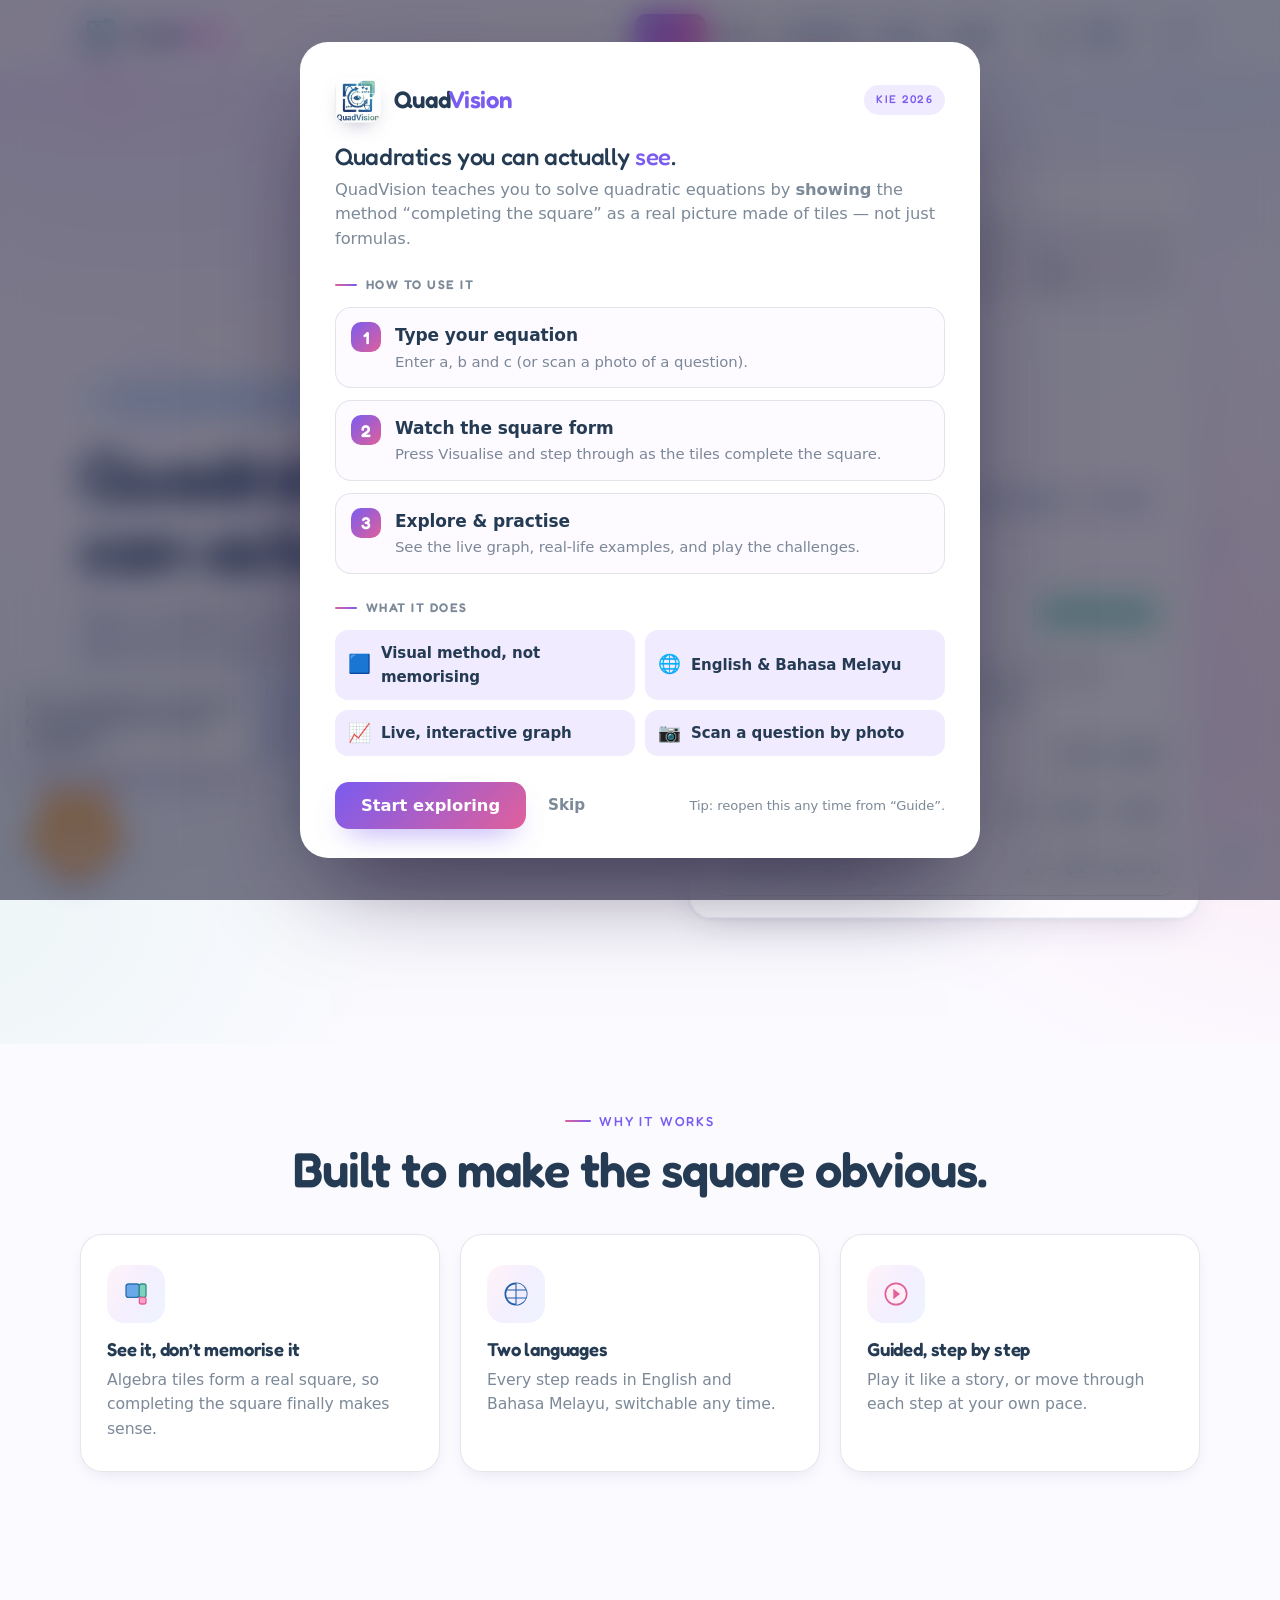
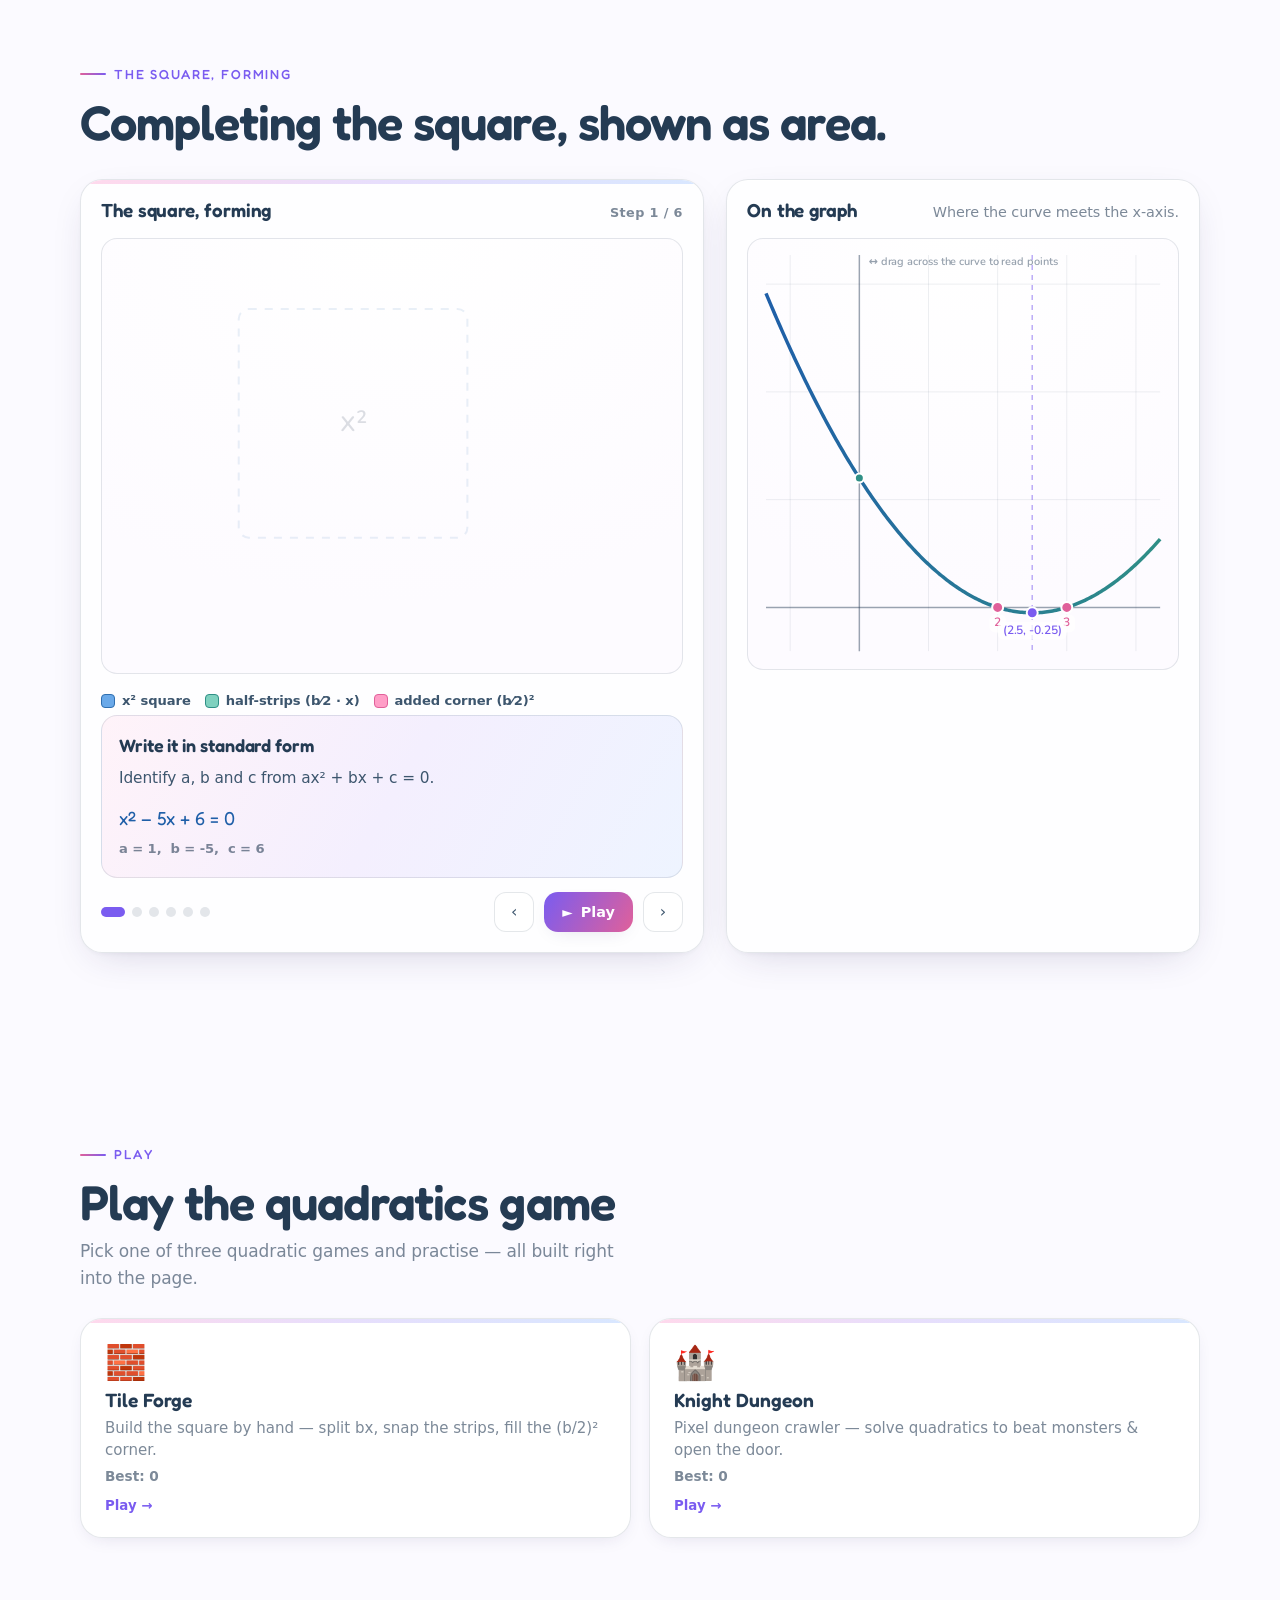
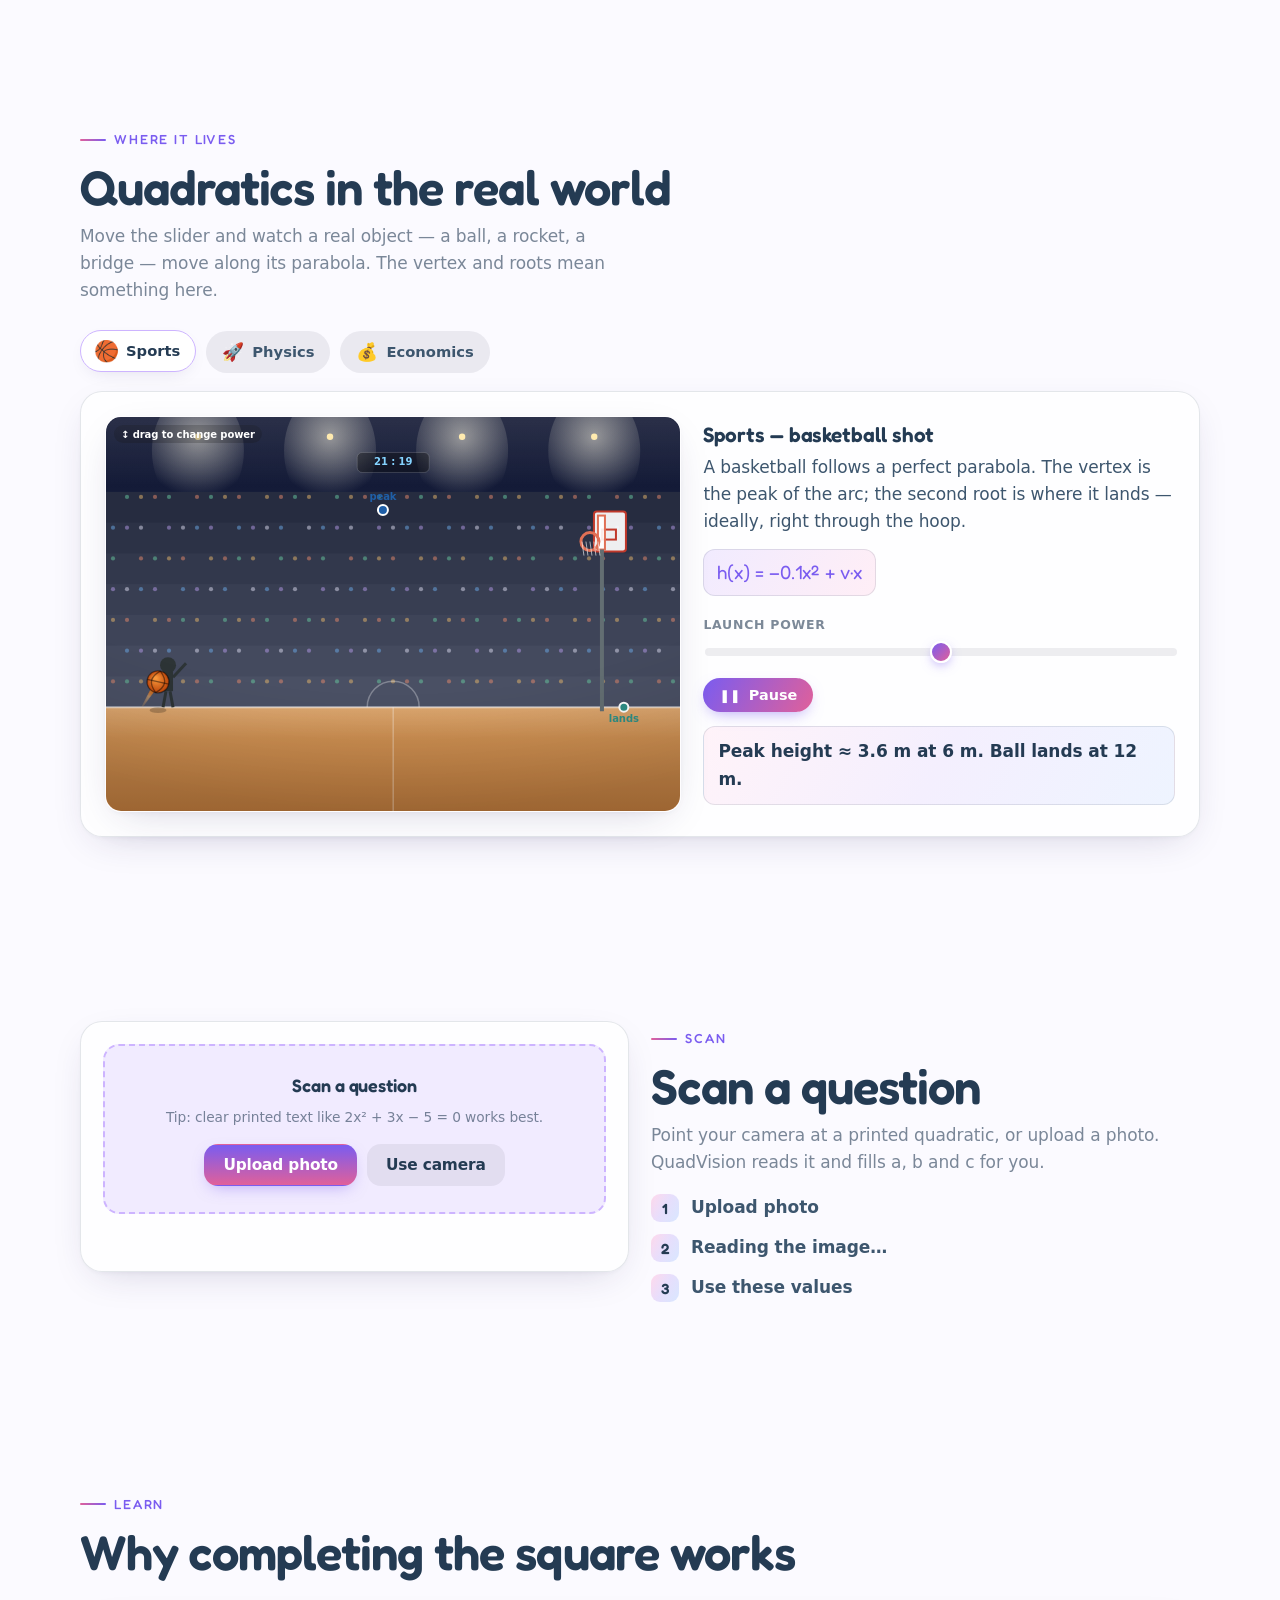
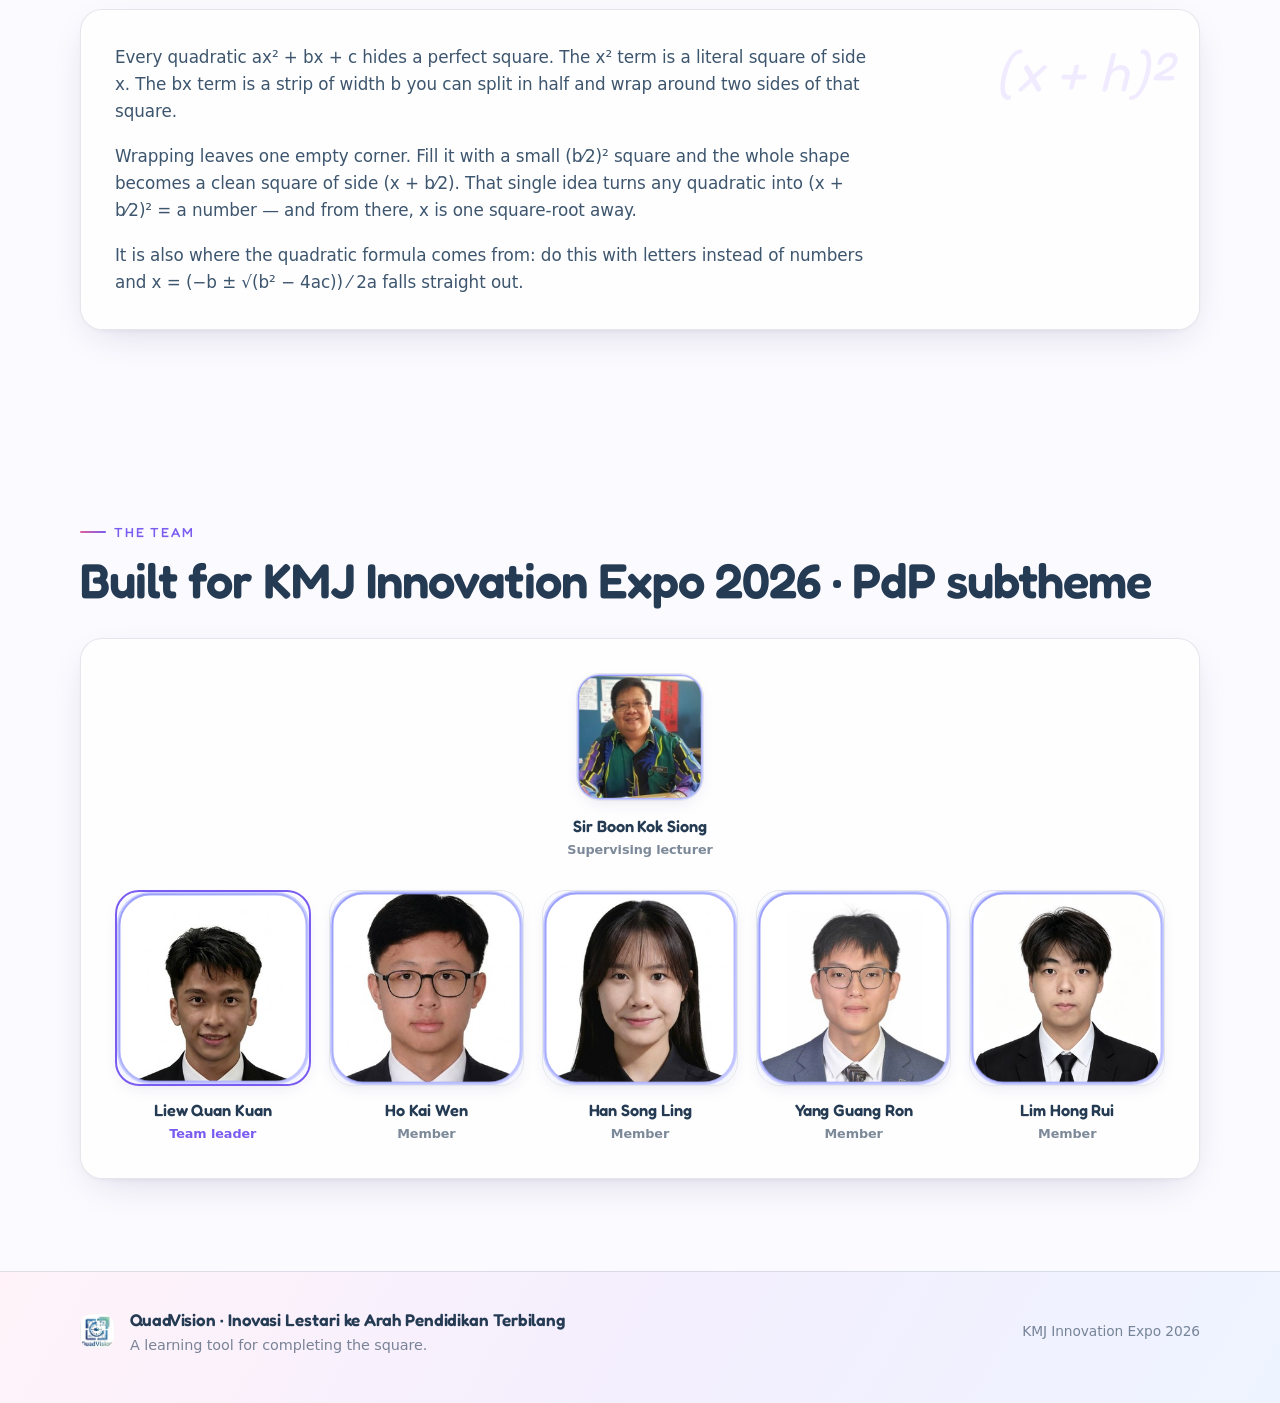
<file: index.html>
<!DOCTYPE html>
<html lang="en">
<head>
  <meta charset="UTF-8" />
  <meta name="viewport" content="width=device-width, initial-scale=1.0" />
  <title>QuadVision — See the square behind the equation</title>
  <meta name="description" content="A bilingual learning tool that solves quadratic equations step by step and shows the real square forming, tile by tile, beside its parabola." />

  <!-- set the colour theme before first paint (no flash of light) -->
  <!-- This runs immediately so the page doesn't flash light mode before switching to dark -->
  <script>
    (function () {
      try {
        // Try to get the saved theme preference
        var t = localStorage.getItem('qv-theme');
        // Default to light if not set or invalid
        if (t !== 'dark' && t !== 'light') t = 'light';
        // Apply the theme before the page renders
        document.documentElement.setAttribute('data-theme', t);
      } catch (e) {}
    })();
  </script>

  <!-- apply saved accessibility preferences before first paint (no flash) -->
  <!-- mirrors js/a11y.js so colourblind palette, text size, contrast, reading -->
  <!-- mode and motion are correct from the very first frame -->
  <script>
    (function () {
      try {
        var a = JSON.parse(localStorage.getItem('qv-a11y-v1') || '{}');
        var el = document.documentElement;
        el.setAttribute('data-motion', a.motion || 'full');
        el.setAttribute('data-text', a.text || 'normal');
        el.setAttribute('data-contrast', a.contrast || 'off');
        el.setAttribute('data-cb', a.cb || 'none');
        el.setAttribute('data-dyslexia', a.dyslexia || 'off');
      } catch (e) {}
    })();
  </script>

  <!-- favicon / icons -->
  <link rel="icon" href="assets/favicon.ico" sizes="any" />
  <link rel="icon" type="image/png" sizes="32x32" href="assets/favicon-32.png" />
  <link rel="icon" type="image/png" sizes="16x16" href="assets/favicon-16.png" />
  <link rel="apple-touch-icon" href="assets/apple-touch-icon.png" />

  <!-- type: Fredoka (display) + Nunito (body) -->
  <link rel="preconnect" href="https://fonts.googleapis.com" />
  <link rel="preconnect" href="https://fonts.gstatic.com" crossorigin />
  <link href="https://fonts.googleapis.com/css2?family=Fredoka:wght@400;500;600;700&family=Nunito:ital,wght@0,400;0,600;0,700;0,800;1,600;1,700&display=swap" rel="stylesheet" />

  <link rel="stylesheet" href="css/styles.css" />
</head>
<body>
  <a class="skip" href="#solve">Skip to the solver</a>

  <!-- ===== TOP BAR =====  Logo, the section menu, and the EN/BM + day/night switches. -->
  <header class="topbar">
    <div class="wrap">
      <a class="brand" href="#top">
        <img src="assets/logo.png" alt="QuadVision logo" />
        <b>Quad<span>Vision</span></b>
      </a>
      <nav class="nav" aria-label="Sections">
        <a href="#solve" data-i18n="nav_solve">Solve</a>
        <a href="#play" data-i18n="nav_play">Play</a>
        <a href="#apps" data-i18n="nav_apps">Real life</a>
        <a href="#scan" data-i18n="nav_scan">Scan</a>
      </nav>
      <div class="lang" role="group" aria-label="Language">
        <button id="langEN" type="button" aria-pressed="true">EN</button>
        <button id="langMS" type="button" aria-pressed="false">BM</button>
      </div>
      <button id="themeToggle" class="theme-switch" type="button" role="switch" aria-checked="false" aria-label="Switch to dark mode">
        <span class="th-track">
          <span class="th-ico th-sun" aria-hidden="true">☀</span>
          <span class="th-ico th-moon" aria-hidden="true">☾</span>
          <span class="th-knob"></span>
        </span>
      </button>
    </div>
  </header>

  <main id="top">
    <!-- ===== HERO + SOLVER =====  The headline plus the a/b/c boxes where the student types the equation; results show right below. -->
    <section class="hero section" id="solve">
      <div class="wrap hero-grid">
        <div class="hero-copy">
          <span class="tagchip"><span class="star">★</span> <span data-i18n="tagline">See the square behind the equation</span></span>
          <h1 data-i18n="hero_title">Quadratics you can actually <em>see</em></h1>
          <p class="lede" data-i18n="hero_lede">Type a quadratic and watch it solved step by step — with the real square forming, tile by tile, beside its parabola.</p>
        </div>

        <div class="solver" aria-label="Quadratic solver">
          <h3 data-i18n="eq_preview">Your equation</h3>
          <div class="coef-row">
            <div class="coef">
              <label for="inA" data-i18n="lab_a">a</label>
              <input id="inA" type="number" inputmode="decimal" value="1" step="any" aria-label="coefficient a" />
            </div>
            <div class="coef">
              <label for="inB" data-i18n="lab_b">b</label>
              <input id="inB" type="number" inputmode="decimal" value="-5" step="any" aria-label="coefficient b" />
            </div>
            <div class="coef">
              <label for="inC" data-i18n="lab_c">c</label>
              <input id="inC" type="number" inputmode="decimal" value="6" step="any" aria-label="coefficient c" />
            </div>
          </div>

          <div class="eq-line"><small data-i18n="eq_preview">Your equation</small><span id="eqPreview">x² − 5x + 6 = 0</span></div>

          <div class="btn-row">
            <button id="btnVisualise" class="btn btn-primary" type="button"><span data-i18n="visualise">Visualise</span></button>
            <button id="btnReset" class="btn btn-ghost" type="button"><span data-i18n="reset">Reset</span></button>
          </div>

          <div class="examples">
            <span data-i18n="try_example">Try an example</span>
            <div class="chips">
              <button class="chip" data-ex="1,-5,6" type="button">x² − 5x + 6</button>
              <button class="chip" data-ex="1,-4,4" type="button">x² − 4x + 4</button>
              <button class="chip" data-ex="2,-7,3" type="button">2x² − 7x + 3</button>
              <button class="chip" data-ex="1,0,-9" type="button">x² − 9</button>
              <button class="chip" data-ex="1,2,5" type="button">x² + 2x + 5</button>
            </div>
          </div>

          <div class="summary" aria-live="polite">
            <div class="cell full">
              <div>
                <div class="k" data-i18n="sum_roots">Roots</div>
                <div class="v" id="sumRoots">x = 2 , 3</div>
              </div>
              <span class="badge two" id="rootsBadge">Two real roots</span>
            </div>
            <div class="cell">
              <div class="k" data-i18n="sum_disc">Discriminant</div>
              <div class="v" id="sumDisc">b² − 4ac = 1</div>
            </div>
            <div class="cell">
              <div class="k" data-i18n="sum_axis">Axis of symmetry</div>
              <div class="v" id="sumAxis">x = 2.5</div>
            </div>
            <div class="cell full">
              <div class="k" data-i18n="sum_vertex">Vertex</div>
              <div class="v" id="sumVertex">(2.5, −0.25)</div>
            </div>
            <div class="cell full">
              <div class="k" data-i18n="sum_vform">Vertex form</div>
              <div class="v" id="sumVForm">(x − 2.5)² − 0.25</div>
            </div>
            <div class="cell full">
              <div class="k" data-i18n="sum_sform">Standard form</div>
              <div class="v" id="sumStdForm">x² − 5x + 6</div>
            </div>
          </div>
        </div>
      </div>
    </section>

    <!-- ===== highlights: three big claims (Apple-style) ===== -->
    <section class="highlights section">
      <div class="wrap">
        <div class="sec-head center reveal">
          <span class="eyebrow" data-i18n="hl_eyebrow">Why it works</span>
          <h2 data-i18n="hl_title">Built to make the square obvious.</h2>
        </div>
        <div class="hl-grid">
          <article class="hl-card reveal">
            <div class="hl-ico" aria-hidden="true">
              <svg viewBox="0 0 48 48"><rect x="9" y="9" width="20" height="20" rx="4" fill="var(--viz-sq)" stroke="var(--viz-sq-edge)" stroke-width="2"/><rect x="29" y="9" width="10" height="20" rx="3" fill="var(--viz-strip)" stroke="var(--viz-strip-edge)" stroke-width="2"/><rect x="29" y="29" width="10" height="10" rx="3" fill="var(--viz-corner)" stroke="var(--viz-corner-edge)" stroke-width="2"/></svg>
            </div>
            <h3 data-i18n="hl_1_t">See it, don’t memorise it</h3>
            <p data-i18n="hl_1_d">Algebra tiles form a real square, so completing the square finally makes sense.</p>
          </article>
          <article class="hl-card reveal">
            <div class="hl-ico" aria-hidden="true">
              <svg viewBox="0 0 48 48"><circle cx="24" cy="24" r="16" fill="none" stroke="var(--brand)" stroke-width="2.5"/><path d="M24 8 a16 16 0 0 1 0 32" fill="var(--lav-soft)"/><path d="M24 8 v32 M9 18 h30 M9 30 h30" stroke="var(--brand)" stroke-width="1.6" fill="none"/></svg>
            </div>
            <h3 data-i18n="hl_2_t">Two languages</h3>
            <p data-i18n="hl_2_d">Every step reads in English and Bahasa Melayu, switchable any time.</p>
          </article>
          <article class="hl-card reveal">
            <div class="hl-ico" aria-hidden="true">
              <svg viewBox="0 0 48 48"><circle cx="24" cy="24" r="16" fill="var(--pink-soft)" stroke="var(--pink-strong)" stroke-width="2.5"/><path d="M20 16 l10 8 l-10 8 z" fill="var(--pink-strong)"/></svg>
            </div>
            <h3 data-i18n="hl_3_t">Guided, step by step</h3>
            <p data-i18n="hl_3_d">Play it like a story, or move through each step at your own pace.</p>
          </article>
        </div>
      </div>
    </section>

    <!-- ===== STUDIO (our novelty) =====  Left: the tile picture that completes the square. Right: the matching graph. The Play/Next buttons step through it. -->
    <section class="studio section" id="studio">
      <div class="wrap">
        <div class="sec-head">
          <span class="eyebrow" data-i18n="studio_title">The square, forming</span>
          <h2 data-i18n="studio_sub">Completing the square, shown as area.</h2>
        </div>
        <div class="studio-grid">
          <div class="panel feature">
            <div class="panel-head">
              <h3 data-i18n="studio_title">The square, forming</h3>
              <span class="step-count" id="stepCounter">Step 1 / 7</span>
            </div>
            <div class="stage">
              <canvas id="vizCanvas" aria-label="Algebra tiles completing the square"></canvas>
            </div>
            <div class="legend">
              <span><i class="l-sq"></i> <span data-i18n="legend_sq">x² square</span></span>
              <span><i class="l-strip"></i> <span data-i18n="legend_strip">half-strips (b⁄2 · x)</span></span>
              <span><i class="l-corner"></i> <span data-i18n="legend_corner">added corner (b⁄2)²</span></span>
            </div>

            <div class="walk">
              <div class="walk-step">
                <div class="st-title" id="stepTitle">Write the equation</div>
                <div class="st-note" id="stepNote">Start from the standard form.</div>
                <div class="st-math" id="stepMath"></div>
              </div>
              <div class="walk-ctrl">
                <div class="dots" id="stepDots" role="group" aria-label="Steps"></div>
                <button id="btnPrev" class="icon-btn" type="button" aria-label="Previous step">‹</button>
                <button id="btnPlay" class="btn-play" type="button"><span class="ico">►</span><span class="label" data-i18n="play">Play</span></button>
                <button id="btnNext" class="icon-btn" type="button" aria-label="Next step">›</button>
              </div>
            </div>
          </div>

          <div class="panel">
            <div class="panel-head">
              <h3 data-i18n="graph_title">On the graph</h3>
              <span class="sub" data-i18n="graph_sub">Where the curve meets the x-axis.</span>
            </div>
            <div class="stage graph-stage">
              <canvas id="graphCanvas" aria-label="Parabola of the quadratic"></canvas>
            </div>
          </div>
        </div>
      </div>
    </section>

    <!-- ===== PLAY =====  Our interactive game, made in Genially and embedded inline (never leaves the page). -->
    <section class="challenge section" id="play">
      <div class="wrap">
        <div class="sec-head">
          <span class="eyebrow" data-i18n="play_eyebrow">Play</span>
          <h2 data-i18n="play_title">Play the quadratics game</h2>
          <p data-i18n="play_sub">An interactive game to practise — embedded right here, no need to leave the page.</p>
        </div>
        <div id="gamesMount" class="games-mount"></div>
      </div>
    </section>

    <!-- ===== REAL-LIFE APPLICATIONS =====  Five interactive parabola scenes from sport, physics, engineering, architecture and economics. -->
    <section class="apps section" id="apps">
      <div class="wrap">
        <div class="sec-head">
          <span class="eyebrow" data-i18n="apps_eyebrow">Where it lives</span>
          <h2 data-i18n="apps_title">Quadratics in the real world</h2>
          <p data-i18n="apps_sub">Move the slider and watch the parabola change in a real setting — the vertex and roots mean something here.</p>
        </div>
        <div class="apps-tabs" id="appsTabs" role="tablist"></div>
        <div class="apps-card">
          <div class="apps-canvas-wrap"><canvas id="appsCanvas" aria-label="Application graph"></canvas></div>
          <div class="apps-info">
            <h3 id="appTitle">—</h3>
            <p id="appDesc">—</p>
            <div class="app-eq" id="appEq">—</div>
            <div class="app-slider-row">
              <label class="app-slider">
                <span id="appSliderLabel">—</span>
                <input type="range" id="appSlider" min="0" max="10" value="5" />
              </label>
            </div>
            <button class="app-play" id="appPlay" type="button">
              <span class="ap-ico">▶</span><span id="appPlayLabel" data-i18n="apps_play">Play motion</span>
            </button>
            <div class="app-readout" id="appReadout" aria-live="polite">—</div>
          </div>
        </div>
      </div>
    </section>

    <!-- ===== SCAN =====  Take/upload a photo of a quadratic; the app reads it and fills a, b, c automatically. -->
    <section class="scan section" id="scan">
      <div class="wrap scan-grid">
        <div class="scan-card">
          <div class="scan-drop">
            <div class="big" data-i18n="scan_title">Scan a question</div>
            <div class="tip" data-i18n="scan_tip">Tip: clear printed text like 2x² + 3x − 5 = 0 works best.</div>
            <div class="scan-actions">
              <button id="btnUpload" class="btn btn-primary" type="button"><span data-i18n="scan_upload">Upload photo</span></button>
              <button id="btnCamera" class="btn btn-ghost" type="button"><span data-i18n="scan_camera">Use camera</span></button>
            </div>
          </div>
          <input id="scanInput" type="file" accept="image/*" hidden />
          <input id="camInput" type="file" accept="image/*" capture="environment" hidden />

          <div class="scan-status" id="scanStatus" aria-live="polite"></div>
          <div class="bar-wrap" id="scanBarWrap" hidden><div class="bar" id="scanBar"></div></div>

          <div class="scan-result" id="scanResult" hidden>
            <div class="seen" data-i18n="scan_seen">Text detected</div>
            <div class="raw" id="scanText">—</div>
            <div class="found-eq" id="scanEq">—</div>
            <div class="scan-actions" style="justify-content:flex-start">
              <button id="btnUseScan" class="btn btn-primary" type="button"><span data-i18n="scan_use">Use these values</span></button>
              <button id="btnRetry" class="btn btn-ghost" type="button"><span data-i18n="scan_retry">Try another photo</span></button>
            </div>
          </div>
        </div>

        <div class="scan-side">
          <div class="sec-head">
            <span class="eyebrow" data-i18n="nav_scan">Scan</span>
            <h2 data-i18n="scan_title">Scan a question</h2>
            <p data-i18n="scan_sub">Point your camera at a printed quadratic, or upload a photo. QuadVision reads it and fills a, b and c for you.</p>
          </div>
          <ol class="scan-steps">
            <li><span class="n">1</span><span class="tx" data-i18n="scan_upload">Upload photo</span></li>
            <li><span class="n">2</span><span class="tx" data-i18n="scan_reading">Reading the image…</span></li>
            <li><span class="n">3</span><span class="tx" data-i18n="scan_use">Use these values</span></li>
          </ol>
        </div>
      </div>
    </section>

    <!-- ===== LEARN =====  A short plain-language explanation of WHY completing the square works. -->
    <section class="learn section" id="learn">
      <div class="wrap">
        <div class="sec-head">
          <span class="eyebrow" data-i18n="nav_learn">Learn</span>
          <h2 data-i18n="learn_title">Why completing the square works</h2>
        </div>
        <div class="learn-card">
          <div class="learn-flow">
            <p data-i18n="learn_p1">Every quadratic ax² + bx + c hides a perfect square. The x² term is a literal square of side x. The bx term is a strip of width b you can split in half and wrap around two sides of that square.</p>
            <p data-i18n="learn_p2">Wrapping leaves one empty corner. Fill it with a small (b⁄2)² square and the whole shape becomes a clean square of side (x + b⁄2). That single idea turns any quadratic into (x + b⁄2)² = a number — and from there, x is one square-root away.</p>
            <p data-i18n="learn_p3">It is also where the quadratic formula comes from: do this with letters instead of numbers and x = (−b ± √(b² − 4ac)) ⁄ 2a falls straight out.</p>
          </div>
        </div>
      </div>
    </section>

    <!-- ===== TEAM =====  Our lecturer and the five group members (swap the placeholder photos/names here). -->
    <section class="team section" id="team">
      <div class="wrap">
        <div class="sec-head">
          <span class="eyebrow" data-i18n="team_title">The team</span>
          <h2 data-i18n="team_sub">Introducing to our team</h2>
        </div>
        <div class="team-card">
          <div class="lecturer-row">
            <div class="member lecturer">
              <div class="avatar lecturer-av"><img src="assets/team/lecturer.svg" alt="Supervising lecturer photo" /></div>
              <div class="name">Sir Boon Kok Siong</div>
              <div class="role" data-i18n="role_lecturer">Supervising lecturer</div>
            </div>
          </div>
          <div class="members">
            <div class="member lead">
              <div class="avatar"><img src="assets/team/member1.svg" alt="Team member photo" /></div>
              <div class="name">Liew Quan Kuan</div>
              <div class="role" data-i18n="role_leader">Team leader</div>
            </div>
            <div class="member">
              <div class="avatar"><img src="assets/team/member2.svg" alt="Team member photo" /></div>
              <div class="name">Ho Kai Wen</div>
              <div class="role" data-i18n="role_member">Member</div>
            </div>
            <div class="member">
              <div class="avatar"><img src="assets/team/member3.svg" alt="Team member photo" /></div>
              <div class="name">Han Song Ling</div>
              <div class="role" data-i18n="role_member">Member</div>
            </div>
            <div class="member">
              <div class="avatar"><img src="assets/team/member4.svg" alt="Team member photo" /></div>
              <div class="name">Yang Guang Ron</div>
              <div class="role" data-i18n="role_member">Member</div>
            </div>
            <div class="member">
              <div class="avatar"><img src="assets/team/member5.svg" alt="Team member photo" /></div>
              <div class="name">Lim Hong Rui</div>
              <div class="role" data-i18n="role_member">Member</div>
            </div>
          </div>
        </div>
      </div>
    </section>
  </main>

  <!-- ===== footer ===== -->
  <footer class="foot">
    <div class="wrap">
      <img src="assets/logo.png" alt="QuadVision logo" />
      <div>
        <div class="ft" data-i18n="foot_built">QuadVision · Inovasi Lestari ke Arah Pendidikan Terbilang</div>
        <div class="fs" data-i18n="foot_made">A learning tool for completing the square.</div>
      </div>
      <div class="credit">KMJ Innovation Expo 2026</div>
    </div>
  </footer>

  <!-- Load scripts in dependency order so each one can use the ones before it -->
  <!-- math-core.js first (the math engine, used by everything else) -->
  <script src="js/math-core.js"></script>
  <!-- i18n.js next (handles translations) -->
  <script src="js/i18n.js"></script>
  <!-- store.js: the shared progress/XP/badges memory (used by the games) -->
  <script src="js/store.js"></script>
  <!-- Canvas modules (visualizer and grapher) - these draw the pictures -->
  <script src="js/visualizer.js"></script>
  <script src="js/grapher.js"></script>
  <!-- Scanner reads photos -->
  <script src="js/scanner.js"></script>
  <!-- NEW interactive features (each self-contained, wired up by app.js init) -->
  <script src="js/mistakes.js"></script>     <!-- Common mistake detection -->
  <script src="js/challenge.js"></script>    <!-- Gamified challenge + boss battles -->
  <script src="js/applications.js"></script> <!-- Real-life applications -->
  <script src="js/games.js"></script>        <!-- Built-in quadratic games (Play section) -->
  <!-- Squary the mascot helper -->
  <script src="js/squary.js"></script>
  <!-- a11y.js: accessibility settings panel -->
  <script src="js/a11y.js"></script>
  <!-- bgfx.js: the decorative animated background (equations + 3D shapes) -->
  <script src="js/bgfx.js"></script>
  <!-- app.js is the main controller that ties everything together -->
  <script src="js/app.js"></script>
  <!-- ui.js adds polish (scroll effects, navigation highlighting) -->
  <script src="js/ui.js"></script>
  <!-- intro.js: the welcome / start screen that explains the tool -->
  <script src="js/intro.js"></script>
</body>
</html>
</file>
<file: css/styles.css>
/* ==========================================================================
   QuadVision — styles.css
   Pastel "completing-the-square" learning tool. The signature is the tile
   studio; everything around it stays quiet so the square is the hero.
   ========================================================================== */

/* ----- design tokens ----- These are reusable colors, sizes, and styles */
:root {
  /* Text and background colors */
  --ink: #243b53;                                    /* Main text color */
  --ink-soft: #3d566e;                               /* Secondary text */
  --muted: rgba(36, 59, 83, .60);                    /* Muted text */
  --hair: rgba(36, 59, 83, .12);                     /* Hairline borders */
  --bg: #fbfaff;                                     /* Page background */
  --card: #ffffff;                                   /* Card background */
  --card-2: #fdfbff;                                 /* Secondary card background */

  /* Brand colors - soft pastels pulled from the design poster */
  --brand: #1f5fa8;          /* Deep blue for primary elements */
  --brand-2: #2f8f86;        /* Teal for secondary elements */
  --sky: #a6c8ff;            /* Light blue for highlights */
  --sky-soft: #e7f0ff;       /* Very light blue background */
  --pink: #ffc2dd;           /* Soft pink */
  --pink-soft: #ffeef6;      /* Very light pink background */
  --pink-strong: #e0609a;    /* Strong pink for emphasis */
  --lav: #cdb4ff;            /* Lavender */
  --lav-soft: #f1ebff;       /* Very light lavender */
  --lav-strong: #7a5cf0;     /* Strong purple for emphasis */
  --peach: #ffd9a6;          /* Peach accent */
  --mint: #bfe9dd;           /* Mint accent */

  /* Gradient background fills (used for hero section) */
  --grad: linear-gradient(120deg, #ffd9ec 0%, #e7defc 48%, #d8e7ff 100%);
  --grad-soft: linear-gradient(120deg, #fff3f9 0%, #f4effe 50%, #eef4ff 100%);

  /* Visualizer tile colors (algebra tiles - read by visualizer.js) */
  --viz-sq: #6aa9e9;                 /* x² square fill */
  --viz-sq-edge: #2f6fb0;            /* x² square border */
  --viz-strip: #7fd1bf;              /* Side strip fill */
  --viz-strip-edge: #2f8f86;         /* Strip border */
  --viz-corner: #ff9ec7;             /* Corner piece fill */
  --viz-corner-edge: #e0609a;        /* Corner border */
  --viz-line: #243b53;               /* Grid lines and text */
  --viz-ghost: rgba(36, 59, 83, .16); /* Faint background */
  --viz-tint: rgba(127, 209, 191, .16); /* Highlight tint */

  /* Grapher colors (parabola graph - read by grapher.js) */
  --g-grid: rgba(36, 59, 83, .08);   /* Grid lines */
  --g-axis: rgba(36, 59, 83, .42);   /* Axes */

  /* Border radius (rounded corners) */
  --r-lg: 26px;                      /* Large radius */
  --r-md: 18px;                      /* Medium radius */
  --r-sm: 12px;                      /* Small radius */

  /* Drop shadows for depth */
  --shadow: 0 18px 50px -28px rgba(58, 46, 99, .45);
  --shadow-soft: 0 10px 30px -22px rgba(58, 46, 99, .5);

  /* Focus ring for keyboard navigation */
  --ring: 0 0 0 3px rgba(122, 92, 240, .35);

  /* macOS-style frosted glass effect (for overlays) */
  --glass: rgba(255, 255, 255, .72);
  --glass-edge: rgba(255, 255, 255, .6);
  --glass-blur: saturate(180%) blur(20px);

  /* Segmented control styling (for buttons that toggle between options) */
  --seg-track: rgba(118, 118, 128, .12);
  --seg-thumb: #ffffff;

  /* Layout sizes */
  --maxw: 1120px;                    /* Max page width */

  /* Font families */
  --display: "Fredoka", system-ui, sans-serif;  /* Headings */
  --body: "Nunito", system-ui, -apple-system, Segoe UI, sans-serif;  /* Body text */
}

/* ----- dark theme ----- When user switches to dark mode */
/* Only text/background colors flip; the colorful tiles stay the same
   so the signature square always looks good */
[data-theme="dark"] {
  --ink: #e9eef6;
  --ink-soft: #b7c2d2;
  --muted: rgba(233, 238, 246, .60);
  --hair: rgba(233, 238, 246, .13);
  --bg: #0d1320;
  --card: #161d2c;
  --card-2: #1c2436;

  --brand: #7fb4f2;
  --brand-2: #57cbba;
  --lav-strong: #b49cff;
  --pink-strong: #f08fbe;

  --sky-soft: rgba(127, 180, 242, .12);
  --lav-soft: rgba(167, 139, 250, .14);
  --pink-soft: rgba(240, 143, 190, .12);

  --grad-soft: linear-gradient(120deg, #1b2335 0%, #1a2030 52%, #161d2b 100%);

  /* visualizer + grapher re-read these on theme change */
  --viz-line: #e9eef6;
  --viz-ghost: rgba(233, 238, 246, .22);
  --viz-tint: rgba(127, 209, 191, .15);
  --g-grid: rgba(233, 238, 246, .09);
  --g-axis: rgba(233, 238, 246, .42);

  --seg-track: rgba(118, 118, 128, .26);
  --seg-thumb: #424b5e;

  --shadow: 0 18px 50px -28px rgba(0, 0, 0, .75);
  --shadow-soft: 0 10px 30px -22px rgba(0, 0, 0, .65);

  --glass: rgba(22, 29, 44, .62);
  --glass-edge: rgba(255, 255, 255, .06);
}

/* surfaces that were hard-coded white in light mode */
[data-theme="dark"] .topbar { background: rgba(13, 19, 32, .80); }
[data-theme="dark"] .btn-ghost { background: var(--card-2); }
[data-theme="dark"] .icon-btn { background: var(--card-2); }
[data-theme="dark"] .skip { background: var(--card); }
[data-theme="dark"] .stage {
  background: radial-gradient(120% 120% at 50% 0%, #20293f 0%, var(--card-2) 70%);
}
/* this little chip carries dark text on a pastel gradient — keep it dark */
[data-theme="dark"] .scan-steps .n { color: #1c2436; }

/* dark mode: the pastel ambient washes + the hero highlight are far too bright
   over the dark canvas and start to wash out the text — calm them right down. */
[data-theme="dark"] body::before {
  background:
    radial-gradient(1100px 540px at 78% -8%, rgba(167, 139, 250, .12), transparent 60%),
    radial-gradient(900px 520px at -6% 12%, rgba(127, 180, 242, .10), transparent 60%),
    radial-gradient(820px 600px at 110% 78%, rgba(240, 143, 190, .10), transparent 62%),
    var(--bg);
}
[data-theme="dark"] body::after { opacity: .25; }
[data-theme="dark"] .hero h1 em::after { opacity: .42; }

/* ----- reset ----- Clear browser defaults and set consistent styles */
*, *::before, *::after { box-sizing: border-box; }  /* Include padding/borders in size */
html { scroll-behavior: smooth; -webkit-text-size-adjust: 100%; }
body {
  margin: 0;
  font-family: var(--body);  /* Nunito font for body text */
  color: var(--ink);         /* Text color */
  background: var(--bg);     /* Page background */
  line-height: 1.6;          /* Readable spacing between lines */
  font-size: 17px;           /* Base font size */
  overflow-x: hidden;        /* Prevent horizontal scrollbar */
  letter-spacing: -0.003em;  /* Slight tightening for Apple feel */
  -webkit-font-smoothing: antialiased;  /* Smooth fonts on Mac */
  -moz-osx-font-smoothing: grayscale;   /* Smooth fonts on Linux */
}
/* Headings use Fredoka font */
h1, h2, h3 { font-family: var(--display); line-height: 1.12; margin: 0; font-weight: 600; }
p { margin: 0; }  /* Remove default paragraph margins */
a { color: inherit; }  /* Links inherit text color */
img { max-width: 100%; display: block; }  /* Responsive images */
button { font-family: inherit; cursor: pointer; }  /* Buttons inherit font */
em { font-style: italic; }  /* Emphasis is italic */

/* Decorative background wash: soft pastel gradients
   These create the "ambient" look and feel of the page */
body::before {
  content: "";
  position: fixed;
  inset: 0;
  z-index: -2;
  /* Three radial gradients layered: purple, blue, and pink */
  background:
    radial-gradient(1100px 540px at 78% -8%, rgba(205, 180, 255, .22), transparent 60%),
    radial-gradient(900px 520px at -6% 12%, rgba(166, 200, 255, .20), transparent 60%),
    radial-gradient(820px 600px at 110% 78%, rgba(255, 194, 221, .20), transparent 62%),
    var(--bg);
}

/* Decorative watermark: faint math formulas in background
   This echoes the design poster and reinforces the math theme */
body::after {
  content: "";
  position: fixed;
  inset: 0;
  z-index: -1;
  opacity: .5;  /* Very faint */
  pointer-events: none;  /* Don't interfere with clicking */
  /* SVG with math formulas scattered across the page */
  background-image: url("data:image/svg+xml;utf8,\
<svg xmlns='http://www.w3.org/2000/svg' width='760' height='560' viewBox='0 0 760 560'>\
<g fill='none' stroke='%23243b53' stroke-opacity='0.05' stroke-width='1.4' font-family='Georgia,serif'>\
<text x='40' y='70' font-size='30' fill='%23243b53' fill-opacity='0.045' stroke='none' font-style='italic'>ax² + bx + c = 0</text>\
<text x='430' y='150' font-size='26' fill='%23243b53' fill-opacity='0.045' stroke='none' font-style='italic'>(x + h)²</text>\
<text x='90' y='250' font-size='24' fill='%23243b53' fill-opacity='0.04' stroke='none' font-style='italic'>y = sin x</text>\
<text x='520' y='300' font-size='28' fill='%23243b53' fill-opacity='0.045' stroke='none' font-style='italic'>√(b² − 4ac)</text>\
<text x='60' y='420' font-size='26' fill='%23243b53' fill-opacity='0.04' stroke='none' font-style='italic'>f′(x) = 2ax + b</text>\
<text x='470' y='470' font-size='30' fill='%23243b53' fill-opacity='0.045' stroke='none' font-style='italic'>x = −b ± √… / 2a</text>\
<text x='250' y='540' font-size='22' fill='%23243b53' fill-opacity='0.04' stroke='none' font-style='italic'>C = 2πr</text>\
</g></svg>");
  background-size: 760px 560px;
}

/* ----- layout helpers ----- Reusable layout utilities */

/* wrap constrains content to max width with side padding */
.wrap { width: min(100% - 40px, var(--maxw)); margin-inline: auto; }

/* section spacing and scroll behavior */
.section { padding: 78px 0; position: relative; scroll-margin-top: 78px; }

/* eyebrow: small uppercase label above headings */
.eyebrow {
  font-family: var(--display);  /* Fredoka font */
  font-weight: 500;              /* Medium weight */
  font-size: .82rem;             /* Small */
  letter-spacing: .14em;         /* Spaced out letters */
  text-transform: uppercase;     /* All caps */
  color: var(--lav-strong);      /* Purple color */
  display: inline-flex;
  align-items: center;
  gap: .5rem;
}
.eyebrow::before {
  content: "";
  width: 26px; height: 2px; border-radius: 2px;
  background: linear-gradient(90deg, var(--pink-strong), var(--lav-strong));
}
.sec-head { margin-bottom: 30px; }
.sec-head h2 { font-size: clamp(1.7rem, 1.2rem + 1.7vw, 2.5rem); margin-top: 10px; }
.sec-head p { color: var(--muted); margin-top: 8px; max-width: 52ch; }

/* ----- top bar ----------------------------------------------------------- */
.topbar {
  position: sticky;
  top: 0;
  z-index: 50;
  backdrop-filter: saturate(160%) blur(12px);
  background: rgba(251, 250, 255, .78);
  border-bottom: 1px solid var(--hair);
}
.topbar .wrap {
  display: flex;
  align-items: center;
  gap: 18px;
  height: 66px;
}
.brand { display: flex; align-items: center; gap: 11px; text-decoration: none; }
.brand img { width: 38px; height: 38px; border-radius: 10px; box-shadow: var(--shadow-soft); }
.brand b { font-family: var(--display); font-weight: 600; font-size: 1.22rem; letter-spacing: -.01em; }
.brand b span { color: var(--lav-strong); }

.nav { display: flex; gap: 4px; margin-left: auto; }
.nav a {
  text-decoration: none;
  color: var(--ink-soft);
  font-weight: 700;
  font-size: .94rem;
  padding: 9px 13px;
  border-radius: 999px;
  transition: background .18s, color .18s;
}
.nav a:hover { background: var(--lav-soft); color: var(--ink); }

/* language toggle */
.lang {
  display: inline-flex;
  background: var(--seg-track);
  border: 1px solid var(--hair);
  border-radius: 980px;
  padding: 2px;
  gap: 0;
}
.lang button {
  flex: 1 1 0;
  min-width: 40px;
  text-align: center;
  border: 0;
  background: transparent;
  color: var(--ink-soft);
  font-weight: 700;
  font-size: .8rem;
  letter-spacing: .02em;
  padding: 6px 13px;
  border-radius: 980px;
  transition: color .2s ease;
}
.lang button.on {
  background: var(--seg-thumb);
  color: var(--ink);
  box-shadow: 0 3px 8px -2px rgba(20, 20, 50, .18), 0 1px 2px rgba(20, 20, 50, .06);
}

/* dark-mode switch — iOS-style sliding toggle */
.theme-switch {
  border: 0;
  background: transparent;
  padding: 0;
  display: inline-flex;
  align-items: center;
  flex: none;
}
.th-track {
  position: relative;
  width: 54px;
  height: 30px;
  border-radius: 999px;
  background: var(--seg-track);
  border: 1px solid var(--hair);
  display: inline-flex;
  align-items: center;
  transition: background .25s ease, border-color .25s ease;
}
.th-ico {
  position: absolute;
  top: 50%;
  transform: translateY(-50%);
  font-size: .82rem;
  line-height: 1;
  pointer-events: none;
  transition: opacity .25s ease;
}
.th-sun { left: 8px; color: #f1a93a; opacity: 1; }
.th-moon { right: 8px; color: var(--lav-strong); opacity: .45; }
.th-knob {
  position: absolute;
  top: 3px;
  left: 3px;
  width: 24px;
  height: 24px;
  border-radius: 50%;
  background: #fff;
  box-shadow: 0 2px 6px rgba(20, 20, 50, .3);
  transition: transform .26s cubic-bezier(.4, .85, .35, 1.1);
}
.theme-switch:active .th-knob { width: 27px; }
[data-theme="dark"] .th-track {
  background: linear-gradient(120deg, #6d5ae0, #9c84ff);
  border-color: rgba(255, 255, 255, .14);
}
[data-theme="dark"] .th-knob { transform: translateX(24px); }
[data-theme="dark"] .th-sun { opacity: .4; }
[data-theme="dark"] .th-moon { opacity: 1; color: #fff; }

/* ----- hero -------------------------------------------------------------- */
.hero { padding: 56px 0 26px; }
.hero-grid {
  display: grid;
  grid-template-columns: 1.05fr .95fr;
  gap: 42px;
  align-items: center;
}
.hero h1 {
  font-size: clamp(2.3rem, 1.5rem + 3.2vw, 3.6rem);
  letter-spacing: -.015em;
}
.hero h1 em { font-style: normal; position: relative; white-space: nowrap; }
.hero h1 em::after {
  content: "";
  position: absolute; left: -2px; right: -2px; bottom: .08em; height: .34em;
  background: var(--grad);
  border-radius: 6px;
  z-index: -1;
}
.hero .lede { margin-top: 18px; font-size: 1.12rem; color: var(--ink-soft); max-width: 48ch; }
.tagchip {
  display: inline-flex; align-items: center; gap: 8px;
  font-family: var(--display); font-weight: 500;
  font-size: .8rem; letter-spacing: .12em; text-transform: uppercase;
  color: var(--brand);
  background: var(--sky-soft);
  border: 1px solid rgba(31, 95, 168, .14);
  padding: 7px 14px; border-radius: 999px;
  margin-bottom: 22px;
}
.tagchip .star { color: var(--peach); }

/* solver card */
.solver {
  background: var(--card);
  border: 1px solid var(--hair);
  border-radius: var(--r-lg);
  padding: 22px;
  box-shadow: var(--shadow);
  position: relative;
}
.solver::before {
  content: "";
  position: absolute; inset: 0;
  border-radius: inherit;
  padding: 1px;
  background: var(--grad);
  -webkit-mask: linear-gradient(#000 0 0) content-box, linear-gradient(#000 0 0);
  mask: linear-gradient(#000 0 0) content-box, linear-gradient(#000 0 0);
  -webkit-mask-composite: xor;
  mask-composite: exclude;
  opacity: .5; pointer-events: none;
}
.solver h3 { font-size: 1rem; color: var(--muted); font-weight: 600; letter-spacing: .02em; }
.coef-row { display: grid; grid-template-columns: repeat(3, 1fr); gap: 12px; margin: 16px 0 4px; }
.coef {
  display: flex; flex-direction: column; gap: 6px;
  background: var(--card-2);
  border: 1px solid var(--hair);
  border-radius: var(--r-sm);
  padding: 11px 12px;
}
.coef label {
  font-family: var(--display);
  font-weight: 600; font-size: 1rem; font-style: italic;
  color: var(--lav-strong);
}
.coef input {
  border: 0; background: transparent; width: 100%;
  font-family: var(--body); font-weight: 800; font-size: 1.25rem;
  color: var(--ink); outline: none;
  appearance: textfield;
  -moz-appearance: textfield;
}
.coef input::-webkit-outer-spin-button,
.coef input::-webkit-inner-spin-button { appearance: none; -webkit-appearance: none; margin: 0; }
.coef:focus-within { border-color: var(--lav); box-shadow: var(--ring); }

.eq-line {
  margin: 14px 2px 4px;
  font-family: var(--display);
  font-size: 1.45rem; font-weight: 500;
  color: var(--ink);
  letter-spacing: .01em;
}
.eq-line small { display: block; font-family: var(--body); font-weight: 700; font-size: .72rem; letter-spacing: .12em; text-transform: uppercase; color: var(--muted); margin-bottom: 2px; }

.btn-row { display: flex; gap: 10px; margin-top: 16px; flex-wrap: wrap; }
.btn {
  border: 1px solid transparent;
  border-radius: 999px;
  padding: 11px 20px;
  font-weight: 800; font-size: .96rem;
  display: inline-flex; align-items: center; gap: 8px;
  transition: transform .12s, box-shadow .18s, background .18s, border-color .18s;
}
.btn:active { transform: translateY(1px); }
.btn-primary { background: linear-gradient(120deg, var(--lav-strong), var(--pink-strong)); color: #fff; box-shadow: var(--shadow-soft); }
.btn-primary:hover { box-shadow: 0 14px 30px -16px rgba(122, 92, 240, .8); }
.btn-ghost { background: #fff; border-color: var(--hair); color: var(--ink-soft); }
.btn-ghost:hover { border-color: var(--lav); color: var(--ink); }

.examples { margin-top: 18px; }
.examples > span { font-weight: 800; font-size: .78rem; letter-spacing: .1em; text-transform: uppercase; color: var(--muted); }
.chips { display: flex; flex-wrap: wrap; gap: 8px; margin-top: 9px; }
.chip {
  border: 1px solid var(--hair);
  background: var(--card-2);
  border-radius: 999px;
  padding: 7px 13px;
  font-weight: 800; font-size: .86rem;
  color: var(--brand);
  transition: background .16s, border-color .16s, transform .12s;
}
.chip:hover { background: var(--sky-soft); border-color: var(--sky); transform: translateY(-1px); }
.chip:active { transform: translateY(0); }

/* ----- solution summary -------------------------------------------------- */
.summary {
  display: grid;
  grid-template-columns: repeat(2, 1fr);
  gap: 1px;
  background: var(--hair);
  border: 1px solid var(--hair);
  border-radius: var(--r-md);
  overflow: hidden;
  margin-top: 18px;
}
.summary .cell { background: var(--card); padding: 13px 15px; }
.summary .cell .k { font-weight: 800; font-size: .72rem; letter-spacing: .1em; text-transform: uppercase; color: var(--muted); }
.summary .cell .v { font-weight: 800; font-size: 1.04rem; margin-top: 3px; color: var(--ink); }
.summary .cell .v .exact { color: var(--brand-2); font-weight: 700; font-size: .9em; }
.summary .full { grid-column: 1 / -1; display: flex; align-items: center; justify-content: space-between; gap: 12px; flex-wrap: wrap; }

.badge {
  font-family: var(--display);
  font-weight: 600;
  font-size: .8rem;
  padding: 5px 12px;
  border-radius: 999px;
  white-space: nowrap;
}
.badge.two     { background: var(--mint);     color: #1d6b62; }
.badge.double  { background: var(--lav);      color: #4b39a8; }
.badge.complex { background: var(--pink);     color: #ad3a6e; }
.badge.linear  { background: var(--peach);    color: #9a6418; }
.badge.none    { background: #ffd0d0;         color: #b23b3b; }
.badge.all     { background: var(--sky);      color: #235b9e; }

/* ----- studio (the signature) ------------------------------------------- */
.studio-grid {
  display: grid;
  grid-template-columns: 1.25fr .95fr;
  gap: 22px;
}
.panel {
  background: var(--card);
  border: 1px solid var(--hair);
  border-radius: var(--r-lg);
  box-shadow: var(--shadow);
  padding: 20px;
  display: flex;
  flex-direction: column;
}
.panel.feature { position: relative; overflow: hidden; }
.panel.feature::before {
  content: "";
  position: absolute; inset: 0 0 auto 0; height: 4px;
  background: var(--grad);
}
.panel-head { display: flex; align-items: baseline; justify-content: space-between; gap: 12px; margin-bottom: 6px; }
.panel-head h3 { font-size: 1.18rem; }
.panel-head .sub { color: var(--muted); font-size: .9rem; }

.stage {
  position: relative;
  width: 100%;
  aspect-ratio: 4 / 3;
  min-height: 300px;
  margin: 8px 0 4px;
  border-radius: var(--r-md);
  background:
    radial-gradient(120% 120% at 50% 0%, #ffffff 0%, var(--card-2) 70%);
  border: 1px solid var(--hair);
  overflow: hidden;
}
.stage canvas { width: 100%; height: 100%; display: block; }

.graph-stage { aspect-ratio: 1 / 1; min-height: 260px; }

/* tile legend */
.legend { display: flex; flex-wrap: wrap; gap: 14px; margin-top: 12px; }
.legend span { display: inline-flex; align-items: center; gap: 7px; font-size: .82rem; font-weight: 700; color: var(--ink-soft); }
.legend i { width: 14px; height: 14px; border-radius: 4px; display: inline-block; border: 1.5px solid; }
.legend .l-sq { background: var(--viz-sq); border-color: var(--viz-sq-edge); }
.legend .l-strip { background: var(--viz-strip); border-color: var(--viz-strip-edge); }
.legend .l-corner { background: var(--viz-corner); border-color: var(--viz-corner-edge); }

/* ----- walkthrough player ----------------------------------------------- */
.walk { margin-top: 4px; }
.walk-step {
  background: var(--grad-soft);
  border: 1px solid var(--hair);
  border-radius: var(--r-md);
  padding: 16px 17px;
  min-height: 148px;
}
.walk-step .st-title { font-family: var(--display); font-weight: 600; font-size: 1.12rem; color: var(--ink); }
.walk-step .st-note { color: var(--ink-soft); font-size: .96rem; margin-top: 5px; }
.walk-step .st-math {
  margin-top: 12px;
  font-family: var(--display);
  font-size: 1.18rem;
  color: var(--brand);
  line-height: 1.7;
}
.walk-step .st-math .msub {
  font-family: var(--body); font-size: .82rem; font-weight: 700;
  color: var(--muted); margin-top: 4px;
}
.walk-step .st-math .meq.mhi {
  color: var(--lav-strong);
  font-weight: 600;
}

.walk-ctrl { display: flex; align-items: center; gap: 10px; margin-top: 14px; }
.dots { display: flex; gap: 7px; margin-right: auto; }
.dot {
  width: 10px; height: 10px; padding: 0;
  border-radius: 999px;
  border: 0;
  background: var(--hair);
  transition: background .18s, transform .18s, width .18s;
}
.dot.done { background: var(--lav); }
.dot.on { background: var(--lav-strong); width: 24px; }
.dot:hover { transform: scale(1.18); }
.dot.on:hover { transform: none; }

.icon-btn {
  border: 1px solid var(--hair);
  background: #fff;
  width: 40px; height: 40px;
  border-radius: 12px;
  display: inline-flex; align-items: center; justify-content: center;
  color: var(--ink-soft);
  font-size: 1rem;
  transition: border-color .16s, color .16s, background .16s;
}
.icon-btn:hover { border-color: var(--lav); color: var(--lav-strong); }
.btn-play {
  border: 0;
  background: linear-gradient(120deg, var(--lav-strong), var(--pink-strong));
  color: #fff;
  border-radius: 12px;
  height: 40px; padding: 0 18px;
  font-weight: 800; font-size: .9rem;
  display: inline-flex; align-items: center; gap: 8px;
  box-shadow: var(--shadow-soft);
}
.btn-play .ico { font-size: .85rem; }
.step-count { font-weight: 800; font-size: .8rem; color: var(--muted); letter-spacing: .03em; }

/* ----- math typography (output of math-core.js) -------------------------- */
.mfrac {
  display: inline-flex;
  flex-direction: column;
  vertical-align: middle;
  text-align: center;
  margin: 0 .18em;
  line-height: 1.05;
}
.mfrac .mnum { padding: 0 .35em; border-bottom: 2px solid currentColor; }
.mfrac .mden { padding: .04em .35em 0; }
.msqrt { white-space: nowrap; }
.msqrt .mrad {
  border-top: 2px solid currentColor;
  padding: 0 .18em 0 .1em;
  margin-left: .04em;
}
.meq { white-space: nowrap; }
.meq + .meq { margin-top: .35em; }

/* ----- scan -------------------------------------------------------------- */
.scan-grid { display: grid; grid-template-columns: 1fr 1fr; gap: 22px; align-items: start; }
.scan-card {
  background: var(--card);
  border: 1px solid var(--hair);
  border-radius: var(--r-lg);
  box-shadow: var(--shadow);
  padding: 22px;
}
.scan-drop {
  border: 2px dashed var(--lav);
  border-radius: var(--r-md);
  background: var(--lav-soft);
  padding: 26px 20px;
  text-align: center;
}
.scan-drop .big { font-family: var(--display); font-weight: 600; font-size: 1.12rem; }
.scan-drop .tip { color: var(--muted); font-size: .86rem; margin-top: 6px; }
.scan-actions { display: flex; gap: 10px; justify-content: center; margin-top: 16px; flex-wrap: wrap; }
.scan-status { margin-top: 14px; font-weight: 700; color: var(--ink-soft); min-height: 1.2em; }
.bar-wrap { height: 8px; background: var(--hair); border-radius: 999px; overflow: hidden; margin-top: 10px; }
.bar { height: 100%; width: 0; background: linear-gradient(90deg, var(--lav-strong), var(--pink-strong)); transition: width .2s; }
.scan-result {
  margin-top: 16px;
  border: 1px solid var(--hair);
  border-radius: var(--r-md);
  background: var(--card-2);
  padding: 16px;
}
.scan-result .seen { font-size: .76rem; letter-spacing: .1em; text-transform: uppercase; font-weight: 800; color: var(--muted); }
.scan-result .raw { font-family: var(--body); color: var(--ink-soft); margin: 4px 0 12px; word-break: break-word; }
.scan-result .found-eq {
  font-family: var(--display);
  font-size: 1.5rem; font-weight: 500;
  color: var(--brand);
  margin: 4px 0 14px;
}
.scan-side .sec-head { margin-bottom: 18px; }
.scan-steps { list-style: none; padding: 0; margin: 0; display: grid; gap: 12px; }
.scan-steps li { display: flex; gap: 12px; align-items: flex-start; }
.scan-steps .n {
  flex: none;
  width: 28px; height: 28px; border-radius: 9px;
  display: grid; place-items: center;
  font-family: var(--display); font-weight: 600;
  background: var(--grad); color: var(--ink);
  font-size: .92rem;
}
.scan-steps .tx { color: var(--ink-soft); font-weight: 600; }

/* ----- learn ------------------------------------------------------------- */
.learn-card {
  background: var(--card);
  border: 1px solid var(--hair);
  border-radius: var(--r-lg);
  box-shadow: var(--shadow);
  padding: 34px;
  position: relative;
  overflow: hidden;
}
.learn-card::after {
  content: "(x + h)²";
  position: absolute; right: 26px; top: 18px;
  font-family: var(--display); font-style: italic;
  font-size: 3.4rem; color: var(--lav-soft);
  pointer-events: none;
}
.learn-flow { display: grid; gap: 18px; max-width: 70ch; position: relative; }
.learn-flow p { color: var(--ink-soft); font-size: 1.05rem; }
.learn-flow .lead-in {
  font-family: var(--display); font-weight: 600;
  color: var(--lav-strong); font-size: .82rem;
  letter-spacing: .12em; text-transform: uppercase;
  display: flex; align-items: center; gap: 10px;
}
.learn-flow .lead-in::before { content: ""; width: 26px; height: 2px; background: linear-gradient(90deg, var(--pink-strong), var(--lav-strong)); }

/* ----- team -------------------------------------------------------------- */
.team-card {
  background: var(--card);
  border: 1px solid var(--hair);
  border-radius: var(--r-lg);
  box-shadow: var(--shadow);
  padding: 34px;
}
.lecturer-row { display: flex; justify-content: center; margin-bottom: 30px; }
.members {
  display: grid;
  grid-template-columns: repeat(5, 1fr);
  gap: 18px;
}
.member { text-align: center; }
.member .avatar {
  position: relative;
  width: 100%;
  aspect-ratio: 1 / 1;
  border-radius: 22px;
  overflow: hidden;
  box-shadow: var(--shadow-soft);
  border: 1px solid var(--hair);
}
.member .avatar img { width: 100%; height: 100%; object-fit: cover; }
.member.lead .avatar { border: 2px solid var(--lav-strong); }
.member .name {
  font-family: var(--display);
  font-weight: 600; font-size: 1.02rem;
  margin-top: 11px; color: var(--ink);
}
.member .role { font-size: .8rem; font-weight: 700; color: var(--muted); margin-top: 1px; }
.member.lead .role { color: var(--lav-strong); }
.member .avatar.lecturer-av { width: 128px; aspect-ratio: 1/1; margin-inline: auto; }
.lecturer .name { margin-top: 12px; }

/* ----- footer ------------------------------------------------------------ */
.foot {
  border-top: 1px solid var(--hair);
  padding: 34px 0 46px;
  background: var(--grad-soft);
}
.foot .wrap { display: flex; align-items: center; gap: 16px; flex-wrap: wrap; }
.foot img { width: 34px; height: 34px; border-radius: 9px; }
.foot .ft { font-family: var(--display); font-weight: 600; }
.foot .fs { color: var(--muted); font-size: .9rem; }
.foot .credit { margin-left: auto; color: var(--muted); font-size: .86rem; }

/* ----- focus + a11y ------------------------------------------------------ */
:focus-visible { outline: none; box-shadow: var(--ring); border-radius: 10px; }
.skip {
  position: absolute; left: -999px; top: 8px;
  background: #fff; color: var(--ink); padding: 10px 16px;
  border-radius: 10px; z-index: 100; font-weight: 800;
  box-shadow: var(--shadow);
}
.skip:focus { left: 16px; }

/* ----- macOS-style vibrancy --------------------------------------------- */
/* Frost the big surfaces so the soft background washes glow through them, with
   a faint top highlight — the "lit from above" look of macOS windows. */
.solver, .panel, .scan-card, .learn-card, .team-card {
  background: var(--glass);
  -webkit-backdrop-filter: var(--glass-blur);
  backdrop-filter: var(--glass-blur);
  box-shadow: var(--shadow), inset 0 1px 0 var(--glass-edge);
}
@supports not ((-webkit-backdrop-filter: blur(1px)) or (backdrop-filter: blur(1px))) {
  .solver, .panel, .scan-card, .learn-card, .team-card { background: var(--card); }
}

/* ----- responsive -------------------------------------------------------- */
@media (max-width: 940px) {
  .hero-grid { grid-template-columns: 1fr; gap: 30px; }
  .studio-grid { grid-template-columns: 1fr; }
  .scan-grid { grid-template-columns: 1fr; }
  .members { grid-template-columns: repeat(3, 1fr); }
  .nav { display: none; }
}
@media (max-width: 560px) {
  body { font-size: 16px; }
  .section { padding: 56px 0; }
  .summary { grid-template-columns: 1fr; }
  .members { grid-template-columns: repeat(2, 1fr); }
  .learn-card, .team-card { padding: 22px; }
  .learn-card::after { display: none; }
  .topbar .wrap { gap: 10px; }
  .brand b { font-size: 1.05rem; }
}

/* ----- reduced motion ---------------------------------------------------- */
@media (prefers-reduced-motion: reduce) {
  html { scroll-behavior: auto; }
  *, *::before, *::after { transition: none !important; animation: none !important; }
}

/* ==========================================================================
   Apple-style refinement pass  (appended last; later rules win on ties)
   macOS/iOS feel: system text, frosted vibrancy, squircle radii,
   iOS pill buttons, segmented controls, grouped inputs, softer shadows.
   Tokens only flip neutral/shape values, so the dark theme keeps working.
   ========================================================================== */
:root {
  /* crisp native UI text; keep Fredoka for display personality */
  --body: -apple-system, BlinkMacSystemFont, "SF Pro Text", "Segoe UI", system-ui, "Helvetica Neue", Arial, sans-serif;
  --display: "Fredoka", -apple-system, "SF Pro Display", system-ui, sans-serif;

  /* squircle radii */
  --r-lg: 22px;
  --r-md: 16px;
  --r-sm: 12px;

  /* softer, more diffuse Apple shadows (layered) */
  --shadow: 0 12px 40px -16px rgba(40, 30, 90, .22), 0 2px 8px -5px rgba(40, 30, 90, .14);
  --shadow-soft: 0 6px 20px -10px rgba(40, 30, 90, .18);
  --ring: 0 0 0 4px rgba(122, 92, 240, .26);
}
[data-theme="dark"] {
  --shadow: 0 16px 46px -16px rgba(0, 0, 0, .72), 0 2px 10px -5px rgba(0, 0, 0, .55);
  --shadow-soft: 0 8px 24px -12px rgba(0, 0, 0, .6);
}

body { -webkit-font-smoothing: antialiased; text-rendering: optimizeLegibility; letter-spacing: -.005em; }

/* frosted top bar — true vibrancy */
.topbar {
  background: var(--glass);
  -webkit-backdrop-filter: var(--glass-blur);
  backdrop-filter: var(--glass-blur);
  border-bottom: 1px solid var(--glass-edge);
}

/* nav links: quieter, rounded hover */
.nav a { font-weight: 600; border-radius: 10px; }

/* iOS pill buttons: press-to-shrink, vertical-gradient fill */
.btn {
  font-weight: 600;
  letter-spacing: -.01em;
  border-radius: 14px;
  padding: 11px 18px;
  transition: transform .14s cubic-bezier(.2, .8, .2, 1), box-shadow .2s ease, filter .2s ease, background .2s ease;
}
.btn:active { transform: scale(.96); }
.btn-primary {
  background: linear-gradient(180deg, var(--lav-strong), var(--pink-strong));
  box-shadow: 0 6px 16px -6px rgba(122, 92, 240, .5);
}
.btn-primary:hover { filter: brightness(1.05) saturate(1.03); box-shadow: 0 10px 22px -8px rgba(122, 92, 240, .58); }
.btn-ghost { background: var(--seg-track); border-color: transparent; color: var(--ink); }
.btn-ghost:hover { background: rgba(118, 118, 128, .2); border-color: transparent; }

/* iOS segmented control — language switch */
.lang { background: var(--seg-track); border: none; border-radius: 12px; padding: 2px; }
.lang button { border-radius: 10px; font-weight: 600; padding: 6px 13px; color: var(--ink-soft); }
.lang button.on {
  background: var(--seg-thumb);
  color: var(--ink);
  box-shadow: 0 1px 4px rgba(0, 0, 0, .14), 0 0 0 .5px rgba(0, 0, 0, .04);
}

/* grouped, iOS-style coefficient inputs */
.coef { background: var(--seg-track); border: 1px solid transparent; border-radius: 14px; }
.coef:focus-within { background: var(--card); border-color: var(--lav); box-shadow: var(--ring); }

/* squircle cards + consistent hairlines */
.solver, .panel, .scan-card, .learn-card, .team-card { border-radius: var(--r-lg); border: 1px solid var(--hair); }

/* example chips → quiet filled capsules */
.chip { border-radius: 12px; background: var(--seg-track); border-color: transparent; font-weight: 600; }
.chip:hover { background: rgba(118, 118, 128, .2); border-color: transparent; transform: translateY(-1px); }

/* player controls */
.icon-btn { border-radius: 12px; }
.btn-play { border-radius: 14px; font-weight: 600; transition: transform .14s cubic-bezier(.2, .8, .2, 1), box-shadow .2s; }
.btn-play:active { transform: scale(.96); }

/* badges: SF-style semibold, tighter */
.badge { font-family: var(--body); font-weight: 600; letter-spacing: -.01em; }

/* logo squircle */
.brand img, .foot img { border-radius: 12px; }

/* member photos → squircles */
.member .avatar { border-radius: 24px; }

/* ==========================================================================
   Professional / Apple-product-page pass  (appended last)
   Bigger confident type, more whitespace, soft scroll-reveal, a highlights
   band, refined nav. Pairs with js/ui.js.
   ========================================================================== */

/* more generous vertical rhythm, like Apple's long product pages */
.section { padding: 92px 0; }
@media (max-width: 560px) { .section { padding: 60px 0; } }

/* bigger, tighter headlines */
.hero h1 { font-size: clamp(2.6rem, 1.6rem + 4vw, 4.3rem); letter-spacing: -.025em; line-height: 1.05; }
.hero .lede { font-size: clamp(1.08rem, 1rem + .5vw, 1.28rem); }
.sec-head h2 { font-size: clamp(2rem, 1.4rem + 2.2vw, 3.05rem); letter-spacing: -.02em; }

/* centered section heading variant (used by the highlights band) */
.sec-head.center { text-align: center; }
.sec-head.center .eyebrow { justify-content: center; }
.sec-head.center p { margin-inline: auto; }

/* scroll-reveal: hidden until ui.js adds .in */
.reveal { opacity: 0; transform: translateY(20px);
  transition: opacity .7s cubic-bezier(.2, .7, .2, 1) var(--rd, 0ms),
              transform .7s cubic-bezier(.2, .7, .2, 1) var(--rd, 0ms); }
.reveal.in { opacity: 1; transform: none; }
@media (prefers-reduced-motion: reduce) {
  .reveal { opacity: 1 !important; transform: none !important; transition: none; }
}

/* active nav link while scrolling */
.nav a.active { color: var(--ink); background: var(--seg-track); }

/* ---- highlights band (three big claims) ---- */
.hl-grid { display: grid; grid-template-columns: repeat(3, 1fr); gap: 20px; margin-top: 38px; }
.hl-card {
  background: var(--card); border: 1px solid var(--hair); border-radius: var(--r-lg);
  padding: 30px 26px; box-shadow: var(--shadow-soft);
  transition: transform .3s cubic-bezier(.2, .8, .2, 1), box-shadow .3s ease;
}
.hl-card:hover { transform: translateY(-4px); box-shadow: var(--shadow); }
.hl-ico { width: 58px; height: 58px; border-radius: 17px; background: var(--grad-soft);
  display: grid; place-items: center; margin-bottom: 16px; }
.hl-ico svg { width: 32px; height: 32px; }
.hl-card h3 { font-size: 1.16rem; letter-spacing: -.01em; }
.hl-card p { color: var(--muted); margin-top: 8px; font-size: .98rem; line-height: 1.55; }
@media (max-width: 860px) { .hl-grid { grid-template-columns: 1fr; } }

/* gentle hover lift on the secondary cards (not the live animation panel) */
.scan-card, .learn-card, .team-card {
  transition: transform .3s cubic-bezier(.2, .8, .2, 1), box-shadow .3s ease;
}
.scan-card:hover, .learn-card:hover, .team-card:hover { transform: translateY(-3px); box-shadow: var(--shadow); }

/* slightly slimmer, more refined top bar */
.topbar .wrap { height: 60px; }

/* ==========================================================================
   COMPETITION FEATURE PASS  (appended last)
   Build-It-Yourself · Spot-the-Mistake · Challenge/Boss · Real-life apps ·
   Accessibility panel. Uses only the existing tokens so
   light/dark themes keep working. Pairs with the new js/ modules.
   ========================================================================== */

/* the nav now carries more links — give it room, hide a little earlier */
.nav a { padding: 8px 11px; font-size: .9rem; }
@media (max-width: 1080px) { .nav { display: none; } }

/* shared section intro spacing for the new bands */
.practice .sec-head, .mistakes .sec-head, .challenge .sec-head,
.apps .sec-head { margin-bottom: 26px; }

/* ----- shared frosted card shell (spot / game / apps) -------------------- */
.spot-card, .game-card, .apps-card {
  background: var(--glass);
  -webkit-backdrop-filter: var(--glass-blur);
  backdrop-filter: var(--glass-blur);
  border: 1px solid var(--hair);
  border-radius: var(--r-lg);
  box-shadow: var(--shadow), inset 0 1px 0 var(--glass-edge);
  padding: 22px;
}
/* ----- Spot-the-Mistake -------------------------------------------------- */
.spot-q {
  font-family: var(--display); font-size: 1.4rem; font-weight: 500;
  color: var(--brand); text-align: center; margin-bottom: 16px;
}
.spot-steps { display: grid; gap: 10px; max-width: 560px; margin: 0 auto; }
.spot-step {
  display: flex; align-items: center; gap: 14px;
  width: 100%; text-align: left;
  background: var(--card-2); border: 1px solid var(--hair);
  border-radius: var(--r-md); padding: 13px 16px;
  font-family: var(--display); font-size: 1.12rem; color: var(--ink);
  transition: transform .14s, border-color .16s, background .16s, opacity .3s;
}
.spot-step:hover { border-color: var(--lav); transform: translateX(3px); }
.spot-step .spot-no {
  flex: none; width: 24px; height: 24px; border-radius: 7px;
  display: grid; place-items: center; font-size: .8rem;
  background: var(--seg-track); color: var(--muted);
}
.spot-step.correct { border-color: var(--brand-2); background: rgba(47,143,134,.14); }
.spot-step.correct .spot-no { background: var(--brand-2); color: #fff; }
.spot-step.wrong { border-color: var(--pink-strong); background: rgba(224,96,154,.12); }
.spot-step.wrong .spot-no { background: var(--pink-strong); color: #fff; }
.spot-step.dim { opacity: .4; }
.spot-feedback { max-width: 560px; margin: 16px auto 0; }
.spot-feedback.try { color: var(--pink-strong); font-weight: 700; text-align: center; }
.spot-feedback.show {
  background: var(--grad-soft); border: 1px solid var(--hair);
  border-radius: var(--r-md); padding: 16px 18px;
}
.spot-tag {
  font-family: var(--body); font-weight: 800; font-size: .72rem;
  letter-spacing: .1em; text-transform: uppercase; color: var(--pink-strong);
}
.spot-why { color: var(--ink-soft); margin-top: 6px; }
.spot-fix { display: flex; align-items: baseline; gap: 10px; margin-top: 12px; flex-wrap: wrap; }
.spot-fix-lab {
  font-family: var(--body); font-weight: 800; font-size: .72rem;
  letter-spacing: .08em; text-transform: uppercase; color: var(--brand-2);
}
.spot-fix-math { font-family: var(--display); font-size: 1.15rem; color: var(--brand-2); }
.spot-actions { display: flex; justify-content: center; margin-top: 18px; }

/* ----- Challenge / Boss -------------------------------------------------- */
.game-hud {
  display: flex; align-items: center; justify-content: space-between;
  gap: 16px; flex-wrap: wrap; margin-bottom: 18px;
  padding-bottom: 16px; border-bottom: 1px solid var(--hair);
}
.hud-level { display: flex; align-items: center; gap: 12px; font-weight: 800; color: var(--ink); flex-wrap: wrap; }
.hud-level #hudXp { color: var(--muted); font-weight: 700; font-size: .9rem; }
.hud-bar { width: 120px; height: 9px; border-radius: 999px; background: var(--seg-track); overflow: hidden; }
.hud-bar i { display: block; height: 100%; width: 0; background: linear-gradient(90deg, var(--lav-strong), var(--pink-strong)); transition: width .6s cubic-bezier(.2,.8,.2,1); }
.hud-meters { display: flex; gap: 12px; }
.hud-meter {
  text-align: center; background: var(--seg-track); border-radius: var(--r-sm);
  padding: 8px 16px; min-width: 78px;
}
.hud-meter .hm-k { display: block; font-size: .68rem; font-weight: 800; letter-spacing: .1em; text-transform: uppercase; color: var(--muted); }
.hud-meter .hm-v { font-family: var(--display); font-size: 1.4rem; font-weight: 600; color: var(--ink); }
#gameTimer.low { color: var(--pink-strong); }
.game-body { min-height: 240px; }

.q-start-lead { color: var(--muted); max-width: 56ch; }
.q-start-modes { display: grid; grid-template-columns: 1fr 1fr; gap: 16px; margin-top: 18px; }
.mode-card {
  display: flex; flex-direction: column; align-items: flex-start; gap: 4px;
  text-align: left; padding: 22px; border-radius: var(--r-md);
  background: var(--card-2); border: 1px solid var(--hair); color: var(--ink);
  transition: transform .18s cubic-bezier(.2,.8,.2,1), box-shadow .2s, border-color .2s;
}
.mode-card:hover { transform: translateY(-3px); box-shadow: var(--shadow); border-color: var(--lav); }
.mode-card .mc-ico { font-size: 2rem; }
.mode-card .mc-t { font-family: var(--display); font-weight: 600; font-size: 1.16rem; }
.mode-card .mc-s { color: var(--muted); font-size: .92rem; }

.q-wrap { display: grid; gap: 16px; }
.q-text { font-family: var(--display); font-size: 1.4rem; font-weight: 500; color: var(--ink); text-align: center; }
.q-text b { color: var(--brand); font-weight: 600; }
.q-options { display: grid; grid-template-columns: 1fr 1fr; gap: 12px; max-width: 520px; margin: 0 auto; width: 100%; }
.q-opt {
  padding: 16px; border-radius: var(--r-md);
  background: var(--card-2); border: 1px solid var(--hair);
  font-family: var(--display); font-size: 1.15rem; color: var(--ink);
  transition: transform .12s, border-color .16s, background .16s;
}
.q-opt:hover:not(:disabled) { border-color: var(--lav); transform: translateY(-2px); }
.q-opt.right { background: rgba(47,143,134,.18); border-color: var(--brand-2); color: var(--brand-2); }
.q-opt.wrong { background: rgba(224,96,154,.16); border-color: var(--pink-strong); color: var(--pink-strong); }

.boss { display: grid; place-items: center; gap: 10px; margin-top: 6px; }
.boss-sprite { width: 86px; height: 86px; }
.boss-sprite svg { width: 100%; height: 100%; filter: drop-shadow(0 8px 14px rgba(122,92,240,.4)); }
.boss-sprite.hit { animation: boss-hit .26s ease; }
@keyframes boss-hit { 0%{transform:scale(1) rotate(0)} 40%{transform:scale(.82) rotate(-6deg)} 100%{transform:scale(1) rotate(0)} }
.boss-hp { width: 180px; height: 12px; border-radius: 999px; background: var(--seg-track); overflow: hidden; }
.boss-hp i { display: block; height: 100%; background: linear-gradient(90deg, var(--pink-strong), var(--lav-strong)); transition: width .3s ease; }

.q-result { text-align: center; display: grid; gap: 8px; place-items: center; padding: 18px 0; }
.qr-icon { font-size: 3.2rem; }
.qr-title { font-family: var(--display); font-size: 1.5rem; }
.qr-title b { color: var(--brand); }
.qr-sub { color: var(--muted); }
.qr-actions { display: flex; gap: 12px; margin-top: 12px; flex-wrap: wrap; justify-content: center; }

/* ----- Real-life applications ------------------------------------------- */
.apps-tabs { display: flex; flex-wrap: wrap; gap: 10px; margin-bottom: 18px; }
.apps-tab {
  display: inline-flex; align-items: center; gap: 8px;
  padding: 10px 15px; border-radius: 999px;
  background: var(--seg-track); border: 1px solid transparent; color: var(--ink-soft);
  font-weight: 700; font-size: .92rem;
  transition: background .16s, color .16s, border-color .16s, transform .12s;
}
.apps-tab .at-ico { font-size: 1.1rem; }
.apps-tab:hover { transform: translateY(-1px); }
.apps-tab.on { background: var(--card); color: var(--ink); border-color: var(--lav); box-shadow: var(--shadow-soft); }
.apps-card { display: grid; grid-template-columns: 1.1fr .9fr; gap: 22px; align-items: center; }
.apps-canvas-wrap {
  aspect-ratio: 4 / 3; border-radius: var(--r-md);
  background: radial-gradient(120% 120% at 50% 0%, var(--card) 0%, var(--card-2) 72%);
  border: 1px solid var(--hair); overflow: hidden;
}
.apps-canvas-wrap canvas { width: 100%; height: 100%; display: block; }
.apps-info h3 { font-size: 1.3rem; }
.apps-info p { color: var(--ink-soft); margin-top: 8px; }
.app-eq {
  font-family: var(--display); font-size: 1.2rem; color: var(--lav-strong);
  background: var(--lav-soft); border-radius: var(--r-sm);
  padding: 8px 14px; margin: 14px 0; display: inline-block;
}
.app-slider { display: block; }
.app-slider span { font-weight: 800; font-size: .78rem; letter-spacing: .06em; text-transform: uppercase; color: var(--muted); }
.app-slider input[type="range"] {
  -webkit-appearance: none; appearance: none; width: 100%; height: 8px; margin-top: 8px;
  border-radius: 999px; background: var(--seg-track); outline: none;
}
.app-slider input[type="range"]::-webkit-slider-thumb {
  -webkit-appearance: none; appearance: none; width: 24px; height: 24px; border-radius: 50%;
  background: linear-gradient(120deg, var(--lav-strong), var(--pink-strong));
  box-shadow: 0 3px 8px -2px rgba(122,92,240,.6); cursor: pointer; border: 2px solid #fff;
}
.app-slider input[type="range"]::-moz-range-thumb {
  width: 22px; height: 22px; border-radius: 50%; border: 2px solid #fff;
  background: var(--lav-strong); cursor: pointer;
}
.app-readout {
  margin-top: 14px; font-weight: 700; color: var(--ink);
  background: var(--grad-soft); border: 1px solid var(--hair);
  border-radius: var(--r-sm); padding: 11px 14px;
}

@media (max-width: 940px) {
  .apps-card { grid-template-columns: 1fr; }
}
@media (max-width: 620px) {
  .q-start-modes, .q-options { grid-template-columns: 1fr; }
}

/* ----- Accessibility panel ---------------------------------------------- */
#a11yFab {
  position: fixed; right: 18px; bottom: 18px; z-index: 75;
  width: 50px; height: 50px; border-radius: 50%; border: 1px solid var(--hair);
  background: var(--card); color: var(--lav-strong);
  box-shadow: var(--shadow); display: grid; place-items: center;
  transition: transform .16s, box-shadow .2s;
}
#a11yFab:hover { transform: translateY(-2px) scale(1.04); }
#a11yFab svg { width: 26px; height: 26px; }
#a11yPanel {
  position: fixed; right: 18px; bottom: 78px; z-index: 76;
  width: min(320px, calc(100vw - 36px));
  background: var(--card); border: 1px solid var(--hair); border-radius: var(--r-lg);
  box-shadow: var(--shadow); padding: 16px 18px;
  opacity: 0; transform: translateY(12px) scale(.96); pointer-events: none;
  transition: opacity .22s ease, transform .26s cubic-bezier(.2,.9,.3,1.1);
  max-height: 70vh; overflow-y: auto;
}
#a11yPanel.open { opacity: 1; transform: none; pointer-events: auto; }
.a11y-head { display: flex; align-items: center; justify-content: space-between; margin-bottom: 12px; }
.a11y-head b { font-family: var(--display); font-weight: 600; font-size: 1.1rem; }
.a11y-x { border: 0; background: var(--seg-track); width: 30px; height: 30px; border-radius: 9px; color: var(--ink-soft); }
.a11y-group { margin-bottom: 14px; }
.a11y-label { font-weight: 800; font-size: .72rem; letter-spacing: .08em; text-transform: uppercase; color: var(--muted); margin-bottom: 7px; }
.a11y-opts { display: flex; flex-wrap: wrap; gap: 6px; }
.a11y-opt {
  border: 1px solid var(--hair); background: var(--card-2); color: var(--ink-soft);
  border-radius: 999px; padding: 6px 12px; font-weight: 700; font-size: .82rem;
  transition: background .14s, color .14s, border-color .14s;
}
.a11y-opt.on { background: linear-gradient(120deg, var(--lav-strong), var(--pink-strong)); color: #fff; border-color: transparent; }
.a11y-reset { width: 100%; margin-top: 4px; border: 1px solid var(--hair); background: var(--seg-track); color: var(--ink-soft); border-radius: var(--r-sm); padding: 9px; font-weight: 700; }

/* ----- accessibility: data-attribute behaviours -------------------------- */
/* text scaling — bump the root rem so the whole UI grows proportionally */
[data-text="large"] { font-size: 18px; }
[data-text="large"] body { font-size: 18.5px; }
[data-text="xl"] { font-size: 20px; }
[data-text="xl"] body { font-size: 20.5px; }

/* higher contrast — strengthen text + hairlines in both themes */
[data-contrast="on"] { --ink: #06101c; --ink-soft: #16263a; --muted: rgba(10,20,35,.82); --hair: rgba(10,20,35,.42); }
[data-theme="dark"][data-contrast="on"] { --ink: #ffffff; --ink-soft: #e3e9f2; --muted: rgba(233,238,246,.85); --hair: rgba(233,238,246,.45); }
[data-contrast="on"] .btn-ghost, [data-contrast="on"] .chip, [data-contrast="on"] .a11y-opt { border-color: var(--hair); }

/* dyslexia-friendly reading mode — clearer font, looser spacing */
[data-dyslexia="on"] {
  --body: "Comic Sans MS", "Trebuchet MS", Verdana, system-ui, sans-serif;
  --display: "Trebuchet MS", Verdana, system-ui, sans-serif;
}
[data-dyslexia="on"] body { letter-spacing: .02em; word-spacing: .08em; line-height: 1.8; }
[data-dyslexia="on"] p, [data-dyslexia="on"] .spot-step, [data-dyslexia="on"] .st-note { line-height: 1.85; }

/* motion off — a manual switch that mirrors prefers-reduced-motion */
[data-motion="off"] { scroll-behavior: auto; }
[data-motion="off"] *, [data-motion="off"] *::before, [data-motion="off"] *::after {
  animation: none !important; transition: none !important; scroll-behavior: auto !important;
}
[data-motion="off"] .reveal { opacity: 1 !important; transform: none !important; }

/* colourblind-safe palettes — remap the three tile colours + key accents.
   Deuteranopia & Protanopia (red–green) share a blue/orange/purple set;
   Tritanopia (blue–yellow) uses a red/green/magenta set. Based on the
   Okabe–Ito accessible palette. */
[data-cb="deuter"], [data-cb="prot"] {
  --viz-sq: #0072b2; --viz-sq-edge: #004e7a;
  --viz-strip: #e69f00; --viz-strip-edge: #9c6c00;
  --viz-corner: #cc79a7; --viz-corner-edge: #98517a;
  --brand: #0072b2; --brand-2: #e69f00; --lav-strong: #5d3a9b; --pink-strong: #cc79a7;
}
[data-cb="trit"] {
  --viz-sq: #d55e00; --viz-sq-edge: #9c4400;
  --viz-strip: #009e73; --viz-strip-edge: #00674b;
  --viz-corner: #cc79a7; --viz-corner-edge: #98517a;
  --brand: #d55e00; --brand-2: #009e73; --lav-strong: #882255; --pink-strong: #cc79a7;
}

/* ==========================================================================
   IMMERSIVE PASS  (appended last — wins on ties)
   A living ambient background (Apple-clean depth + Anthropic warm calm),
   a refined floating top bar, an arcade-grade game/boss experience, and a
   cinematic real-life applications stage.
   ========================================================================== */

/* ---- 1. LIVING BACKGROUND ------------------------------------------------ */
/* A slow-drifting pastel "aurora" mesh with a warm clay undertone (Anthropic)
   over a clean canvas (Apple). Oversized + transform-animated so it breathes
   without ever revealing an edge. */
body::before {
  inset: -16%;
  background:
    radial-gradient(60% 55% at 18% 8%,  rgba(205, 180, 255, .34), transparent 60%),
    radial-gradient(55% 50% at 84% 4%,  rgba(166, 200, 255, .30), transparent 62%),
    radial-gradient(52% 55% at 92% 72%, rgba(255, 194, 221, .28), transparent 62%),
    radial-gradient(48% 50% at 8% 88%,  rgba(191, 233, 221, .26), transparent 60%),
    radial-gradient(60% 60% at 50% 50%, rgba(255, 214, 170, .12), transparent 70%),
    var(--bg);
  will-change: transform;
  animation: bgDrift 30s ease-in-out infinite alternate;
}
@keyframes bgDrift {
  0%   { transform: translate3d(0, 0, 0) scale(1); }
  100% { transform: translate3d(-2.2%, -1.6%, 0) scale(1.09); }
}
/* keep the dark mesh calm but still alive */
[data-theme="dark"] body::before {
  background:
    radial-gradient(60% 55% at 18% 8%,  rgba(167, 139, 250, .16), transparent 60%),
    radial-gradient(55% 50% at 84% 4%,  rgba(127, 180, 242, .14), transparent 62%),
    radial-gradient(52% 55% at 92% 72%, rgba(240, 143, 190, .13), transparent 62%),
    radial-gradient(48% 50% at 8% 88%,  rgba(87, 203, 186, .10), transparent 60%),
    var(--bg);
}

/* fine grain + the faint math watermark, static, above the drifting mesh */
body::after {
  opacity: 1;
  background-image:
    url("data:image/svg+xml;utf8,<svg xmlns='http://www.w3.org/2000/svg' width='160' height='160'><filter id='n'><feTurbulence type='fractalNoise' baseFrequency='0.85' numOctaves='2' stitchTiles='stitch'/><feColorMatrix type='saturate' values='0'/></filter><rect width='160' height='160' filter='url(%23n)' opacity='0.5'/></svg>"),
    url("data:image/svg+xml;utf8,<svg xmlns='http://www.w3.org/2000/svg' width='760' height='560' viewBox='0 0 760 560'><g font-family='Georgia,serif'><text x='40' y='70' font-size='30' fill='%23243b53' fill-opacity='0.04' font-style='italic'>ax² + bx + c = 0</text><text x='430' y='150' font-size='26' fill='%23243b53' fill-opacity='0.04' font-style='italic'>(x + h)²</text><text x='520' y='300' font-size='28' fill='%23243b53' fill-opacity='0.04' font-style='italic'>√(b² − 4ac)</text><text x='470' y='470' font-size='30' fill='%23243b53' fill-opacity='0.04' font-style='italic'>x = −b ± √… / 2a</text></g></svg>");
  background-size: 160px 160px, 760px 560px;
  background-repeat: repeat, repeat;
  mix-blend-mode: soft-light;
}
[data-theme="dark"] body::after { opacity: .5; mix-blend-mode: overlay; }

/* ---- 2. FLOATING TOP BAR ------------------------------------------------- */
.topbar {
  background: color-mix(in srgb, var(--glass) 88%, transparent);
  -webkit-backdrop-filter: saturate(180%) blur(18px);
  backdrop-filter: saturate(180%) blur(18px);
  border-bottom: 1px solid transparent;
  transition: box-shadow .3s ease, background .3s ease, border-color .3s ease;
}
/* a subtle gradient hairline under the bar */
.topbar::after {
  content: ""; position: absolute; left: 0; right: 0; bottom: -1px; height: 1px;
  background: linear-gradient(90deg, transparent, rgba(122,92,240,.28), rgba(224,96,154,.28), transparent);
  opacity: .7;
}
.topbar.scrolled {
  box-shadow: 0 10px 30px -18px rgba(40, 30, 90, .35);
  background: color-mix(in srgb, var(--glass) 96%, transparent);
}
.topbar .wrap { height: 70px; }
.brand { position: relative; }
.brand img {
  width: 40px; height: 40px; border-radius: 13px;
  box-shadow: 0 6px 16px -6px rgba(122, 92, 240, .55);
  transition: transform .3s cubic-bezier(.2,.8,.2,1);
}
.brand:hover img { transform: rotate(-6deg) scale(1.06); }
.brand b { font-size: 1.26rem; }
.brand b span {
  background: linear-gradient(120deg, var(--lav-strong), var(--pink-strong));
  -webkit-background-clip: text; background-clip: text;
  -webkit-text-fill-color: transparent; color: var(--lav-strong);
}
/* nav: floating pills with a sliding gradient on hover/active */
.nav { gap: 2px; }
.nav a {
  position: relative; font-weight: 600; color: var(--ink-soft);
  padding: 9px 14px; border-radius: 11px;
  transition: color .2s ease, background .2s ease;
}
.nav a:hover { color: var(--ink); background: color-mix(in srgb, var(--lav-soft) 80%, transparent); }
.nav a.active {
  color: #fff; background: linear-gradient(120deg, var(--lav-strong), var(--pink-strong));
  box-shadow: 0 6px 16px -7px rgba(122, 92, 240, .6);
}
[data-theme="dark"] .nav a.active { color: #0d1320; }

/* ---- 3. ARCADE GAME / BOSS ----------------------------------------------- */
.challenge { position: relative; }
.game-card {
  position: relative; overflow: hidden;
  border: 1px solid var(--glass-edge);
}
/* animated arcade glow behind the card content */
.game-card::before {
  content: ""; position: absolute; inset: -2px; z-index: 0; pointer-events: none;
  background:
    radial-gradient(40% 60% at 12% 0%, rgba(122,92,240,.16), transparent 60%),
    radial-gradient(40% 60% at 88% 100%, rgba(224,96,154,.16), transparent 60%);
  opacity: .9;
}
.game-card > * { position: relative; z-index: 1; }
/* the whole card tints to the active mode */
.game-card[data-mode="boss"]::before {
  background:
    radial-gradient(50% 70% at 50% -10%, rgba(224,96,154,.28), transparent 62%),
    radial-gradient(60% 60% at 50% 120%, rgba(122,92,240,.20), transparent 60%);
}

/* HUD: level pill + combo flame */
.game-hud { border-bottom: 1px solid var(--glass-edge); }
.hud-level #hudLevel {
  background: linear-gradient(120deg, var(--lav-strong), var(--pink-strong));
  -webkit-background-clip: text; background-clip: text; -webkit-text-fill-color: transparent;
  font-family: var(--display); font-weight: 700; font-size: 1.05rem;
}
.hud-bar { width: 140px; height: 10px; box-shadow: inset 0 1px 2px rgba(0,0,0,.12); }
.hud-bar i { background: linear-gradient(90deg, var(--lav-strong), var(--pink-strong)); box-shadow: 0 0 10px rgba(122,92,240,.5); }
.hud-combo {
  display: none; align-items: center; gap: 6px;
  font-family: var(--display); font-weight: 700; font-size: 1rem; color: #fff;
  padding: 5px 13px; border-radius: 999px;
  background: linear-gradient(120deg, #ff8a3d, #ff5d8f);
  box-shadow: 0 6px 16px -6px rgba(255, 93, 143, .7);
}
.hud-combo.show { display: inline-flex; animation: comboPop .35s cubic-bezier(.2,1.4,.4,1); }
@keyframes comboPop { 0%{transform:scale(.6);opacity:0} 60%{transform:scale(1.18)} 100%{transform:scale(1);opacity:1} }

/* mode cards → glossy arcade buttons */
.mode-card {
  position: relative; overflow: hidden; align-items: center; text-align: center;
  padding: 28px 22px; gap: 8px;
  background: linear-gradient(180deg, var(--card), var(--card-2));
  border: 1px solid var(--hair);
}
.mode-card::after {
  content: ""; position: absolute; inset: 0; opacity: 0; transition: opacity .25s ease;
  background: radial-gradient(70% 90% at 50% 0%, rgba(122,92,240,.14), transparent 70%);
}
.mode-card:hover::after { opacity: 1; }
.mode-card:hover { transform: translateY(-4px) scale(1.015); box-shadow: var(--shadow); border-color: var(--lav); }
.mode-card .mc-ico {
  font-size: 2.6rem; filter: drop-shadow(0 6px 10px rgba(122,92,240,.3));
  animation: floaty 3.2s ease-in-out infinite;
}
@keyframes floaty { 0%,100%{transform:translateY(0)} 50%{transform:translateY(-6px)} }

/* answer options → tactile cards */
.q-text { font-size: 1.5rem; }
.q-opt {
  position: relative; overflow: hidden; padding: 18px;
  background: linear-gradient(180deg, var(--card), var(--card-2));
  font-weight: 500;
  box-shadow: 0 2px 6px -4px rgba(40,30,90,.3);
}
.q-opt:hover:not(:disabled) { border-color: var(--lav); transform: translateY(-3px); box-shadow: var(--shadow-soft); }
.q-opt.right { background: linear-gradient(180deg, rgba(47,143,134,.22), rgba(47,143,134,.12)); animation: optRight .4s ease; }
.q-opt.wrong { background: linear-gradient(180deg, rgba(224,96,154,.2), rgba(224,96,154,.1)); animation: optWrong .4s ease; }
@keyframes optRight { 0%{transform:scale(1)} 40%{transform:scale(1.06)} 100%{transform:scale(1)} }
@keyframes optWrong { 0%,100%{transform:translateX(0)} 25%{transform:translateX(-7px)} 75%{transform:translateX(7px)} }

/* THE BOSS — big, expressive, emotional */
.boss { gap: 14px; margin-top: 10px; }
.boss-sprite { width: 120px; height: 120px; animation: bossIdle 3s ease-in-out infinite; }
.boss-sprite svg { filter: drop-shadow(0 12px 20px rgba(122,92,240,.45)); overflow: visible; }
@keyframes bossIdle { 0%,100%{transform:translateY(0) rotate(0)} 50%{transform:translateY(-8px) rotate(1.5deg)} }
.boss-sprite.hit { animation: bossHit .4s ease; }
@keyframes bossHit {
  0%{transform:scale(1) rotate(0)}
  25%{transform:scale(.84) rotate(-8deg) translateY(4px)}
  60%{transform:scale(1.05) rotate(5deg)}
  100%{transform:scale(1) rotate(0)}
}
/* enraged when low on HP */
.boss-sprite.angry { animation: bossAngry .5s ease-in-out infinite; }
@keyframes bossAngry { 0%,100%{transform:translateX(0) rotate(0)} 25%{transform:translateX(-3px) rotate(-2deg)} 75%{transform:translateX(3px) rotate(2deg)} }
.boss-sprite.defeated { animation: bossDefeat .9s cubic-bezier(.3,.7,.4,1) forwards; }
@keyframes bossDefeat { 0%{transform:scale(1) rotate(0);opacity:1} 100%{transform:scale(.4) rotate(180deg) translateY(60px);opacity:0} }
.boss-name {
  font-family: var(--display); font-weight: 600; font-size: 1.1rem; color: var(--ink);
  display: flex; align-items: center; gap: 8px;
}
.boss-hp {
  width: 240px; height: 16px; border-radius: 999px;
  /* danger zone shows through as the green fill recedes */
  background: linear-gradient(90deg, #ff5d7a, #ff8a3d);
  box-shadow: inset 0 1px 3px rgba(0,0,0,.22);
  position: relative; overflow: hidden;
}
.boss-hp i {
  background: linear-gradient(90deg, #21b85b, #5fe08a);
  box-shadow: 0 0 8px rgba(47,211,111,.5);
  transition: width .35s cubic-bezier(.2,.8,.2,1);
}
.boss-hp::after {
  content: ""; position: absolute; inset: 0; border-radius: 999px;
  box-shadow: inset 0 0 0 1px rgba(255,255,255,.18);
}
.boss-hp-num {
  font-weight: 800; font-size: .8rem; color: var(--ink-soft); letter-spacing: .02em;
}

/* floating "+XP" popups inside the game card */
.xp-pop {
  position: absolute; left: 50%; top: 40%; transform: translateX(-50%);
  font-family: var(--display); font-weight: 700; font-size: 1.4rem; color: var(--brand-2);
  pointer-events: none; z-index: 5; text-shadow: 0 2px 8px rgba(0,0,0,.12);
  animation: xpFloat 1s ease-out forwards;
}
.xp-pop.miss { color: var(--pink-strong); }
@keyframes xpFloat { 0%{opacity:0;transform:translate(-50%,10px) scale(.8)} 20%{opacity:1} 100%{opacity:0;transform:translate(-50%,-46px) scale(1.1)} }

.qr-icon { font-size: 3.8rem; animation: floaty 3s ease-in-out infinite; }

/* ---- 4. CINEMATIC REAL-LIFE STAGE ---------------------------------------- */
.apps-card { padding: 24px; }
.apps-canvas-wrap {
  aspect-ratio: 16 / 11; position: relative;
  border-radius: var(--r-md);
  border: 1px solid var(--glass-edge);
  box-shadow: var(--shadow), inset 0 1px 0 rgba(255,255,255,.4);
}
/* glassy top sheen + vignette over the scene */
.apps-canvas-wrap::after {
  content: ""; position: absolute; inset: 0; pointer-events: none; border-radius: inherit;
  background:
    linear-gradient(180deg, rgba(255,255,255,.12), transparent 18%),
    radial-gradient(120% 100% at 50% 0%, transparent 70%, rgba(0,0,0,.12));
}
.apps-tab.on { box-shadow: var(--shadow-soft); transform: translateY(-1px); }
.apps-tab.on .at-ico { transform: scale(1.15); }
.apps-tab .at-ico { transition: transform .2s ease; }
.app-eq {
  background: linear-gradient(120deg, var(--lav-soft), var(--pink-soft));
  box-shadow: inset 0 0 0 1px var(--hair);
}
/* play-motion button under the slider */
.app-play {
  display: inline-flex; align-items: center; gap: 8px; margin-top: 14px;
  padding: 9px 16px; border-radius: 999px;
  background: linear-gradient(120deg, var(--lav-strong), var(--pink-strong)); color: #fff;
  font-weight: 700; font-size: .9rem; border: 0;
  box-shadow: 0 6px 16px -6px rgba(122,92,240,.6);
  transition: transform .14s cubic-bezier(.2,.8,.2,1), filter .2s;
}
.app-play:hover { filter: brightness(1.05); }
.app-play:active { transform: scale(.95); }
.app-play .ap-ico { font-size: .8rem; }
.app-slider-row { display: flex; align-items: center; gap: 14px; flex-wrap: wrap; }
.app-slider { flex: 1 1 220px; }

@media (max-width: 620px) {
  .boss-hp { width: 180px; }
  .boss-sprite { width: 100px; height: 100px; }
}

/* ==========================================================================
   ANIMATED BACKGROUND FIELD  (built by js/bgfx.js)
   Drifting equations + slowly spinning 3D cubes, spheres and tilted rings,
   sitting behind all content. Purely decorative, click-through, motion-aware.
   ========================================================================== */
.bgfx {
  position: fixed; inset: 0; z-index: -1;
  pointer-events: none; overflow: hidden; perspective: 720px;
}
/* depth layers — each parallaxes by its own factor (set by js/bgfx.js) */
.bg-layer {
  position: absolute; inset: 0; will-change: transform;
  transition: transform .5s cubic-bezier(.2, .7, .2, 1);
}
.bgi {
  position: absolute; will-change: transform;
  animation: bgFloat var(--dur, 26s) ease-in-out infinite alternate;
}
@keyframes bgFloat {
  from { transform: translate(0, 0) rotate(0deg); }
  to   { transform: translate(var(--dx, 30px), var(--dy, -30px)) rotate(var(--rot, 10deg)); }
}

/* floating equations */
.bgi-eq {
  font-family: var(--display); font-weight: 600; white-space: nowrap;
  letter-spacing: .02em; opacity: .15;
}
[data-theme="dark"] .bgi-eq { opacity: .17; }

/* shared shape sizing */
.bgi-cube, .bgi-sphere, .bgi-ring { width: var(--sz, 48px); height: var(--sz, 48px); }
.bgi-cube { perspective: 360px; opacity: .5; }

/* 3D cube */
.cube3d { position: absolute; inset: 0; transform-style: preserve-3d; color: inherit;
  animation: cubeSpin var(--spin, 16s) linear infinite; }
@keyframes cubeSpin {
  from { transform: rotateX(-20deg) rotateY(0); }
  to   { transform: rotateX(-20deg) rotateY(360deg); }
}
.cf {
  position: absolute; width: var(--sz, 48px); height: var(--sz, 48px);
  border: 1.6px solid currentColor;
  background: color-mix(in srgb, currentColor 12%, transparent);
}
.cf-fr { transform: translateZ(calc(var(--sz) / 2)); }
.cf-bk { transform: rotateY(180deg) translateZ(calc(var(--sz) / 2)); }
.cf-rt { transform: rotateY(90deg)  translateZ(calc(var(--sz) / 2)); }
.cf-lt { transform: rotateY(-90deg) translateZ(calc(var(--sz) / 2)); }
.cf-tp { transform: rotateX(90deg)  translateZ(calc(var(--sz) / 2)); }
.cf-bt { transform: rotateX(-90deg) translateZ(calc(var(--sz) / 2)); }

/* 3D sphere (shaded ball that gently bobs) */
.sphere3d {
  position: absolute; inset: 0; border-radius: 50%; opacity: .26;
  background: radial-gradient(circle at 32% 28%, #fff, currentColor 56%, color-mix(in srgb, currentColor 55%, #000) 100%);
  box-shadow: 0 0 16px -2px currentColor;
  animation: sphereBob var(--spin, 8s) ease-in-out infinite alternate;
}
@keyframes sphereBob { from { transform: translateY(0) scale(1); } to { transform: translateY(-9px) scale(1.05); } }

/* tilted spinning ring */
.bgi-ring { perspective: 460px; }
.ring3d {
  position: absolute; inset: 0; border-radius: 50%; opacity: .32;
  border: 3px solid currentColor; box-shadow: 0 0 14px -3px currentColor;
  transform-style: preserve-3d; animation: ringSpin var(--spin, 14s) linear infinite;
}
@keyframes ringSpin { from { transform: rotateX(62deg) rotateY(0); } to { transform: rotateX(62deg) rotateY(360deg); } }

/* soft glowing colour orbs (add depth + colour movement) */
.bgi-orb {
  width: var(--sz, 160px); height: var(--sz, 160px); border-radius: 50%;
  background: radial-gradient(circle at 50% 50%, currentColor, transparent 68%);
  filter: blur(28px); opacity: .16;
}
[data-theme="dark"] .bgi-orb { opacity: .22; }

/* lighter / hidden where appropriate */
@media (max-width: 700px) {
  .bgi-eq { opacity: .09; }
  .bgi-cube, .bgi-sphere, .bgi-ring { opacity: .34; }
  .bgi-orb { opacity: .12; }
}
[data-motion="off"] .bgfx { display: none; }
@media (prefers-reduced-motion: reduce) { .bgfx { display: none; } }

/* ==========================================================================
   REFINED GAME  (pastel — matches the rest of the site)
   The card keeps the site's frosted-glass shell; we just add tasteful, premium
   gamified touches: a soft gradient crown on the card, a glowing boss stage,
   and crisp option/HUD polish. No dark theme — it belongs to the site now.
   ========================================================================== */
.game-card {
  position: relative; overflow: hidden;
  border: 1px solid var(--glass-edge);
}
/* soft pastel ambience (not neon) */
.game-card::before {
  content: ""; position: absolute; inset: 0; z-index: 0; pointer-events: none;
  background:
    radial-gradient(60% 55% at 8% -8%, var(--lav-soft), transparent 60%),
    radial-gradient(60% 60% at 95% 110%, var(--pink-soft), transparent 60%);
  opacity: .9;
}
.game-card[data-mode="boss"]::before {
  background:
    radial-gradient(70% 60% at 50% -12%, var(--pink-soft), transparent 62%),
    radial-gradient(70% 60% at 50% 115%, var(--lav-soft), transparent 60%);
}

/* HUD: clean pastel meters */
.game-card .game-hud { border-bottom-color: var(--hair); }
.hud-meter {
  background: var(--card); border: 1px solid var(--hair);
  box-shadow: var(--shadow-soft);
}
.hm-v { font-variant-numeric: tabular-nums; }
#gameTimer.low { color: var(--pink-strong); }

/* the boss "stage": a soft pulsing aura glow behind the sprite */
.boss { position: relative; padding-top: 6px; }
.boss-sprite { position: relative; isolation: isolate; }
.boss-sprite::after {
  content: ""; position: absolute; inset: -20%; z-index: -1; border-radius: 42%;
  background: radial-gradient(closest-side, rgba(122, 92, 240, .3), transparent 72%);
  animation: bossStage 2.8s ease-in-out infinite;
}
.boss-sprite.angry::after { background: radial-gradient(closest-side, rgba(224, 96, 154, .34), transparent 72%); }
@keyframes bossStage { 0%, 100% { opacity: .5; transform: scale(.9); } 50% { opacity: .95; transform: scale(1.12); } }
.boss-name {
  padding: 5px 14px; border-radius: 999px;
  background: var(--card); border: 1px solid var(--hair); box-shadow: var(--shadow-soft);
}
.boss-hp { box-shadow: inset 0 1px 3px rgba(0,0,0,.18), 0 1px 0 rgba(255,255,255,.5); }

/* answer options + question: crisp pastel cards (inherit site tokens) */
.q-text b { color: var(--lav-strong); }
.q-opt { box-shadow: 0 4px 14px -10px rgba(40,30,90,.4); }
.q-opt:hover:not(:disabled) { box-shadow: var(--shadow-soft); }

/* ==========================================================================
   Real-life examples: nicer range slider + draggable canvas (added)
   ========================================================================== */
.apps-canvas-wrap { cursor: ns-resize; }
.app-slider input[type=range] {
  -webkit-appearance: none; appearance: none; width: 100%; height: 8px; border-radius: 999px;
  background: var(--seg-track); outline: none; margin-top: 8px;
}
.app-slider input[type=range]::-webkit-slider-thumb {
  -webkit-appearance: none; appearance: none; width: 22px; height: 22px; border-radius: 50%;
  background: linear-gradient(135deg, var(--lav-strong), var(--pink-strong)); border: 2px solid #fff; cursor: grab;
  box-shadow: 0 4px 12px -3px rgba(122, 92, 240, .6); transition: transform .12s;
}
.app-slider input[type=range]:active::-webkit-slider-thumb { transform: scale(1.12); cursor: grabbing; }
.app-slider input[type=range]::-moz-range-thumb {
  width: 22px; height: 22px; border-radius: 50%; border: 2px solid #fff;
  background: linear-gradient(135deg, var(--lav-strong), var(--pink-strong)); cursor: grab;
  box-shadow: 0 4px 12px -3px rgba(122, 92, 240, .6);
}
.app-slider input[type=range]::-moz-range-track { height: 8px; border-radius: 999px; background: var(--seg-track); }

/* ==========================================================================
   Embedded Genially game (Play section) — responsive iframe + setup card
   ========================================================================== */
.genially-mount { margin-top: 8px; }

/* responsive 16:9 frame that keeps the game inside the page */
.genially-frame {
  position: relative; width: 100%; padding-bottom: 56.25%; height: 0;
  border-radius: var(--r-lg); overflow: hidden;
  background: var(--card-2); border: 1px solid var(--hair); box-shadow: var(--shadow);
}
.genially-frame iframe { position: absolute; inset: 0; width: 100%; height: 100%; border: 0; }
.genially-change {
  display: inline-flex; margin-top: 12px; padding: 8px 14px; border-radius: 999px;
  border: 1px solid var(--hair); background: var(--seg-track); color: var(--ink-soft);
  font-family: var(--body); font-weight: 700; font-size: .86rem; cursor: pointer;
}
.genially-change:hover { color: var(--ink); border-color: var(--lav); }

/* setup card shown until a link is added */
.genially-setup {
  position: relative; background: var(--card); border: 1px solid var(--hair);
  border-radius: var(--r-lg); box-shadow: var(--shadow); padding: 30px 28px;
  background-image: var(--grad-soft);
}
.genially-setup .gs-badge {
  display: inline-block; font-family: var(--display); font-weight: 600; font-size: .72rem;
  letter-spacing: .12em; text-transform: uppercase; color: #fff;
  background: linear-gradient(135deg, #6a5cff, #d44ea0); padding: 5px 12px; border-radius: 999px;
}
.genially-setup h3 { font-size: 1.35rem; letter-spacing: -.01em; margin: 14px 0 6px; }
.genially-setup .gs-lead { color: var(--muted); max-width: 60ch; }
.genially-setup .gs-steps { margin: 18px 0 6px; padding-left: 0; list-style: none; display: grid; gap: 10px; counter-reset: gs; }
.genially-setup .gs-steps li {
  position: relative; padding: 12px 14px 12px 46px; background: var(--card); border: 1px solid var(--hair);
  border-radius: 14px; font-size: .96rem; line-height: 1.45;
}
.genially-setup .gs-steps li::before {
  counter-increment: gs; content: counter(gs); position: absolute; left: 12px; top: 50%; transform: translateY(-50%);
  width: 24px; height: 24px; border-radius: 8px; display: grid; place-items: center;
  font-family: var(--display); font-weight: 600; color: #fff; font-size: .85rem;
  background: linear-gradient(135deg, var(--lav-strong), var(--pink-strong));
}
.genially-setup .gs-row { display: flex; gap: 10px; margin-top: 16px; flex-wrap: wrap; }
.genially-setup .gs-input {
  flex: 1 1 280px; min-width: 0; padding: 12px 14px; border-radius: 14px; border: 1px solid var(--hair);
  background: var(--card); color: var(--ink); font-family: var(--body); font-size: .96rem; outline: none;
}
.genially-setup .gs-input:focus { border-color: var(--lav); box-shadow: var(--ring); }
.genially-setup .gs-go {
  border: 0; border-radius: 14px; padding: 12px 22px; font-family: var(--body); font-weight: 700; color: #fff;
  background: linear-gradient(135deg, var(--lav-strong), var(--pink-strong)); cursor: pointer;
  box-shadow: 0 10px 22px -10px rgba(122, 92, 240, .6); transition: transform .14s cubic-bezier(.2,.8,.2,1), filter .2s;
}
.genially-setup .gs-go:hover { filter: brightness(1.05); } .genially-setup .gs-go:active { transform: scale(.97); }
.genially-setup .gs-err { color: var(--pink-strong); font-weight: 700; font-size: .88rem; margin-top: 10px; }
.genially-setup .gs-link { display: inline-block; margin-top: 14px; color: var(--lav-strong); font-weight: 700; font-size: .9rem; text-decoration: none; }
.genially-setup .gs-link:hover { text-decoration: underline; }
@media (max-width: 560px) { .genially-setup { padding: 22px 18px; } .genially-setup h3 { font-size: 1.18rem; } }

/* ==========================================================================
   Built-in games arcade (Play section) — chooser + 3 games
   ========================================================================== */
.games-mount { margin-top: 8px; }

/* chooser */
.games-grid { display: grid; grid-template-columns: repeat(3, 1fr); gap: 18px; }
@media (max-width: 780px) { .games-grid { grid-template-columns: 1fr; } }
.game-pick {
  text-align: left; display: flex; flex-direction: column; gap: 6px; position: relative; overflow: hidden;
  background: var(--card); border: 1px solid var(--hair); border-radius: var(--r-lg); padding: 24px;
  box-shadow: var(--shadow-soft); cursor: pointer; font-family: var(--body);
  transition: transform .25s cubic-bezier(.2, .8, .2, 1), box-shadow .25s ease;
}
.game-pick::before { content: ""; position: absolute; inset: 0 0 auto 0; height: 4px; background: var(--grad); }
.game-pick:hover { transform: translateY(-4px); box-shadow: var(--shadow); }
.gp-ico { font-size: 2.1rem; }
.gp-name { font-family: var(--display); font-weight: 600; font-size: 1.2rem; color: var(--ink); }
.gp-desc { color: var(--muted); font-size: .94rem; line-height: 1.45; }
.gp-go { margin-top: 8px; font-weight: 800; color: var(--lav-strong); }

/* stage shell */
.game-stage { background: var(--card); border: 1px solid var(--hair); border-radius: var(--r-lg); box-shadow: var(--shadow); padding: 18px; }
.game-bar { display: flex; align-items: center; gap: 14px; margin-bottom: 14px; }
.game-back {
  border: 1px solid var(--hair); background: var(--seg-track); color: var(--ink-soft); border-radius: 999px;
  padding: 8px 14px; font-weight: 700; cursor: pointer; font-family: var(--body);
}
.game-back:hover { color: var(--ink); border-color: var(--lav); }
.game-title { font-family: var(--display); font-weight: 600; font-size: 1.15rem; }

/* score row */
.game-score { display: flex; gap: 12px; align-items: center; margin-bottom: 14px; flex-wrap: wrap; }
.gsc { background: var(--seg-track); border-radius: 12px; padding: 8px 14px; font-weight: 700; color: var(--ink-soft); font-size: .92rem; }
.gsc b { color: var(--ink); font-size: 1.05rem; }
.gs-fire b { color: var(--pink-strong); }

/* quiz / roots */
.q-ask { text-align: center; color: var(--muted); font-weight: 700; margin-bottom: 10px; }
.q-eq {
  font-family: var(--display); font-size: clamp(1.6rem, 1.2rem + 2vw, 2.4rem); text-align: center; padding: 24px;
  background: var(--grad-soft); border-radius: var(--r-md); border: 1px solid var(--hair); color: var(--ink);
}
.q-opts { display: grid; grid-template-columns: repeat(2, 1fr); gap: 12px; margin-top: 16px; }
@media (max-width: 520px) { .q-opts { grid-template-columns: 1fr; } }
.q-opt {
  border: 1px solid var(--hair); background: var(--card); border-radius: 14px; padding: 16px; cursor: pointer;
  font-family: var(--body); font-weight: 700; font-size: 1.1rem; color: var(--ink);
  transition: transform .12s, border-color .16s, background .16s;
}
.q-opt:hover { border-color: var(--lav); background: var(--lav-soft); }
.q-opt:active { transform: scale(.98); }
.q-opt.ok  { background: rgba(54, 179, 126, .18); border-color: #36b37e; color: var(--ink); }
.q-opt.bad { background: rgba(224, 96, 154, .18); border-color: var(--pink-strong); color: var(--ink); }
.q-tip { text-align: center; margin-top: 14px; font-weight: 700; min-height: 1.4em; color: var(--ink-soft); }

/* end screen */
.game-over { text-align: center; padding: 30px 20px; }
.go-big { font-family: var(--display); font-weight: 600; font-size: 2rem; color: var(--ink); }
.go-score { font-size: 1.3rem; margin-top: 8px; color: var(--ink); }
.go-best { color: var(--muted); margin-top: 4px; }
.go-again {
  margin-top: 18px; border: 0; border-radius: 14px; padding: 13px 26px; font-weight: 700; color: #fff; cursor: pointer;
  background: linear-gradient(135deg, var(--lav-strong), var(--pink-strong)); font-family: var(--body);
  box-shadow: 0 12px 26px -12px rgba(122, 92, 240, .6);
}
.go-again:hover { filter: brightness(1.05); }

/* rocket game */
.rk-help { color: var(--muted); text-align: center; margin-bottom: 10px; font-weight: 600; }
.rk-wrap { border-radius: var(--r-md); overflow: hidden; border: 1px solid var(--hair); background: var(--card-2); }
.rk-canvas { display: block; width: 100%; height: 300px; }
.rk-ctrls { display: flex; align-items: flex-end; gap: 14px; margin-top: 14px; flex-wrap: wrap; }
.rk-pow { display: flex; flex-direction: column; gap: 6px; font-weight: 700; font-size: .85rem; color: var(--ink-soft); flex: 1 1 220px; }
.rk-fire {
  border: 0; border-radius: 14px; padding: 12px 22px; font-weight: 700; color: #fff; cursor: pointer; font-family: var(--body);
  background: linear-gradient(135deg, var(--brand), var(--brand-2)); box-shadow: 0 10px 22px -10px rgba(31, 95, 168, .6);
}
.rk-fire:hover { filter: brightness(1.05); }
.rk-stat { font-weight: 700; color: var(--ink-soft); } .rk-stat b { color: var(--ink); }

/* shared styled range thumb for the rocket slider */
.rk-range { -webkit-appearance: none; appearance: none; width: 100%; height: 8px; border-radius: 999px; background: var(--seg-track); outline: none; }
.rk-range::-webkit-slider-thumb { -webkit-appearance: none; appearance: none; width: 22px; height: 22px; border-radius: 50%; border: 2px solid #fff; cursor: grab; background: linear-gradient(135deg, var(--brand), var(--brand-2)); box-shadow: 0 4px 12px -3px rgba(31, 95, 168, .6); }
.rk-range::-moz-range-thumb { width: 22px; height: 22px; border-radius: 50%; border: 2px solid #fff; cursor: grab; background: linear-gradient(135deg, var(--brand), var(--brand-2)); }
.rk-range::-moz-range-track { height: 8px; border-radius: 999px; background: var(--seg-track); }

/* ==========================================================================
   Graphical games (Parabola Blaster + Quadratic Dungeon)
   ========================================================================== */
.game-area { position: relative; }
.gx-canvas { display: block; width: 100%; border-radius: var(--r-md); touch-action: none; background: #0a1030; box-shadow: var(--shadow-soft); }
.gx-canvas.gx-pixel { image-rendering: -moz-crisp-edges; image-rendering: -webkit-optimize-contrast; image-rendering: pixelated; image-rendering: crisp-edges; background: #0a0810; }
.gx-hud { display: flex; gap: 10px; flex-wrap: wrap; margin-bottom: 10px; }
.gx-pill { background: var(--seg-track); border-radius: 999px; padding: 7px 14px; font-weight: 700; color: var(--ink-soft); font-size: .9rem; }
.gx-pill b { color: var(--ink); }
.gx-hearts { letter-spacing: 2px; }
.gx-help { color: var(--muted); font-size: .9rem; margin-bottom: 10px; line-height: 1.4; }
.games-grid-2 { grid-template-columns: repeat(2, 1fr); }
@media (max-width: 680px) { .games-grid-2 { grid-template-columns: 1fr; } }
.gp-best { color: var(--muted); font-size: .85rem; font-weight: 700; }

/* dungeon touch d-pad */
.dg-pad { display: flex; flex-direction: column; align-items: center; gap: 6px; margin-top: 12px; }
.dg-mid { display: flex; gap: 48px; }
.dg-btn {
  width: 52px; height: 52px; border-radius: 14px; border: 1px solid var(--hair); background: var(--card);
  color: var(--ink); font-size: 1.05rem; cursor: pointer; box-shadow: var(--shadow-soft);
  transition: transform .1s ease, background .15s, border-color .15s;
}
.dg-btn:hover { background: var(--lav-soft); border-color: var(--lav); }
.dg-btn:active { transform: scale(.92); }

/* dungeon quiz modal */
.dg-modal {
  position: absolute; inset: 0; display: flex; align-items: center; justify-content: center; z-index: 5; padding: 16px;
  background: rgba(15, 12, 30, .6); -webkit-backdrop-filter: blur(4px); backdrop-filter: blur(4px); border-radius: var(--r-md);
}
.dg-card {
  background: var(--card); border: 1px solid var(--hair); border-radius: var(--r-lg); box-shadow: var(--shadow);
  padding: 24px; width: min(440px, 100%); text-align: center; animation: dgpop .3s cubic-bezier(.2, .9, .3, 1);
}
@keyframes dgpop { from { transform: scale(.9); opacity: 0; } to { transform: none; opacity: 1; } }
.dg-tag {
  display: inline-block; font-weight: 800; font-size: .78rem; letter-spacing: .08em; text-transform: uppercase;
  color: #fff; background: linear-gradient(135deg, var(--lav-strong), var(--pink-strong)); padding: 5px 12px; border-radius: 999px;
}
.dg-q { font-family: var(--display); font-size: clamp(1.3rem, 1.1rem + 1.5vw, 1.8rem); margin: 16px 0 18px; color: var(--ink); }
.dg-opts { display: grid; grid-template-columns: repeat(2, 1fr); gap: 10px; }
@media (max-width: 440px) { .dg-opts { grid-template-columns: 1fr; } }
.dg-opt {
  border: 1px solid var(--hair); background: var(--card); border-radius: 12px; padding: 13px;
  font-family: var(--body); font-weight: 700; font-size: 1rem; color: var(--ink); cursor: pointer;
  transition: transform .1s ease, background .15s, border-color .15s;
}
.dg-opt:hover { background: var(--lav-soft); border-color: var(--lav); }
.dg-opt:active { transform: scale(.97); }
.dg-opt.ok { background: rgba(54, 179, 126, .2); border-color: #36b37e; }
.dg-opt.bad { background: rgba(224, 96, 154, .2); border-color: var(--pink-strong); }
</file>
